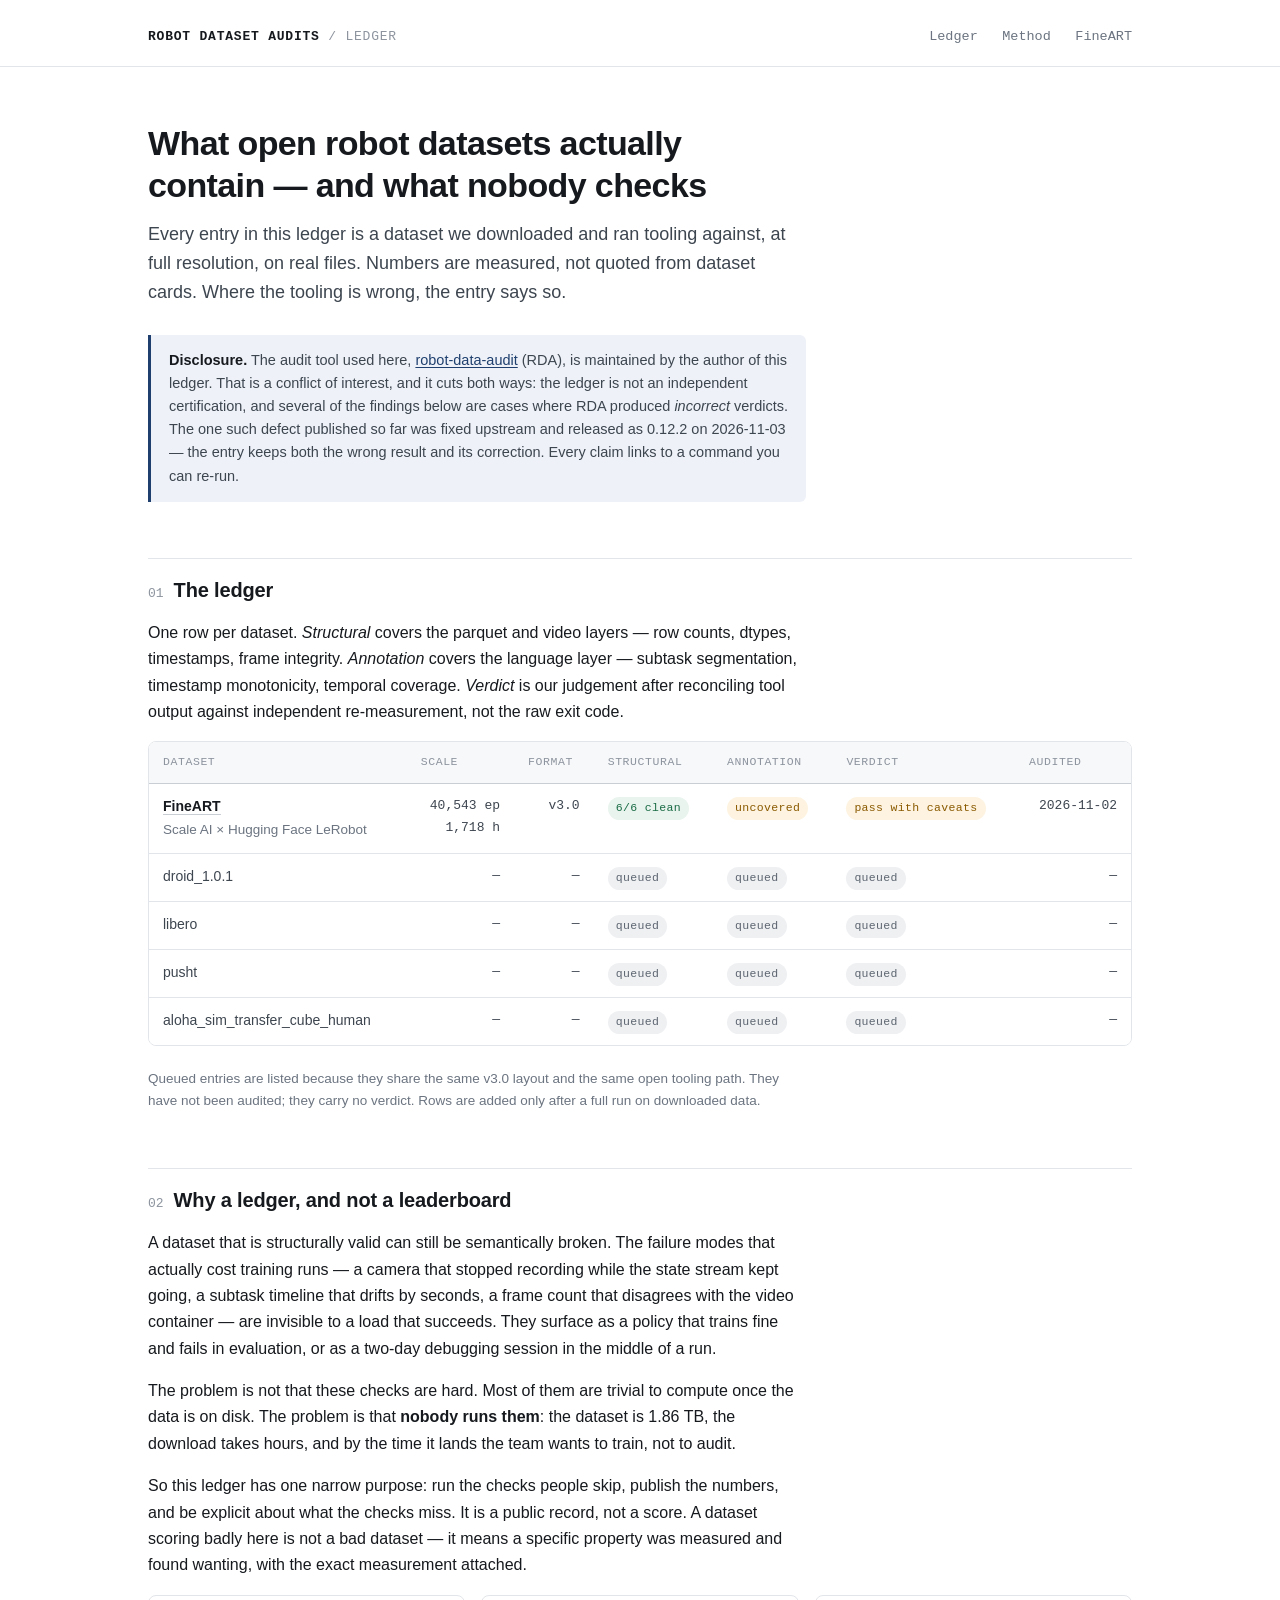
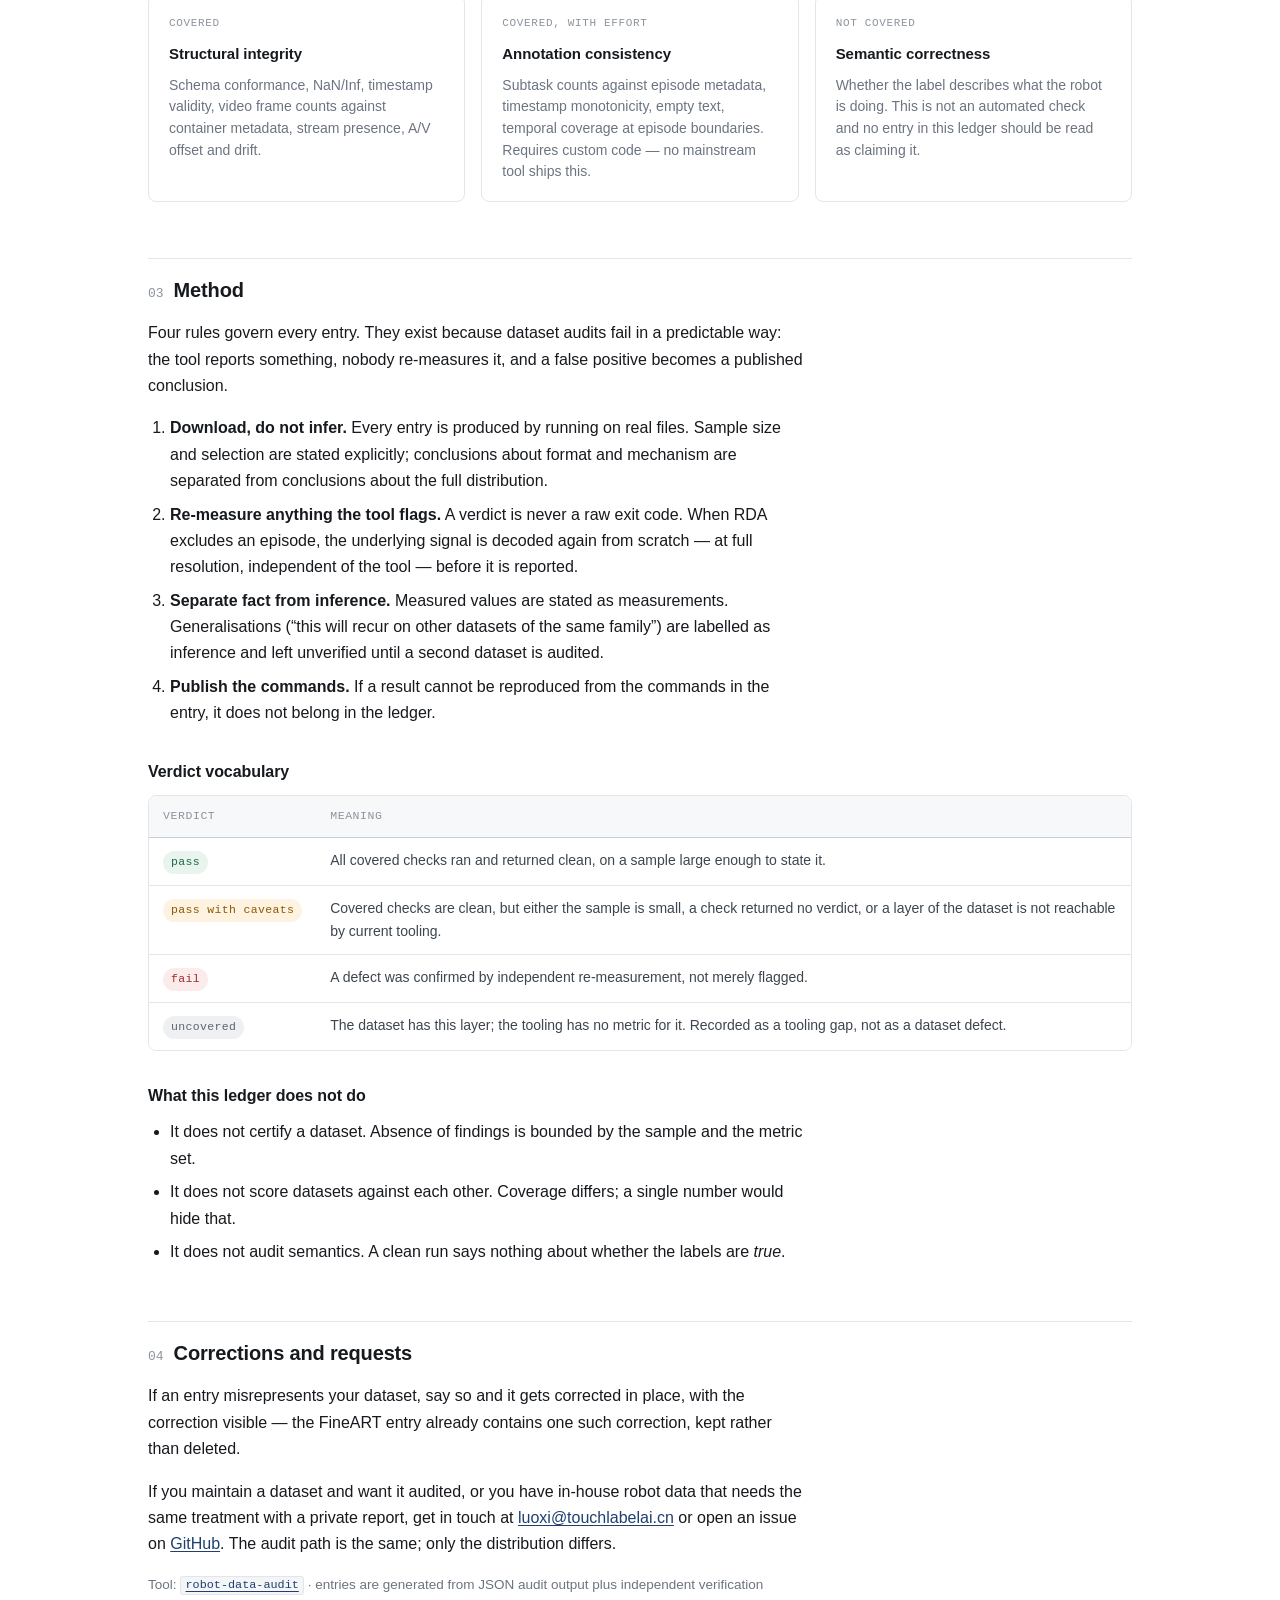
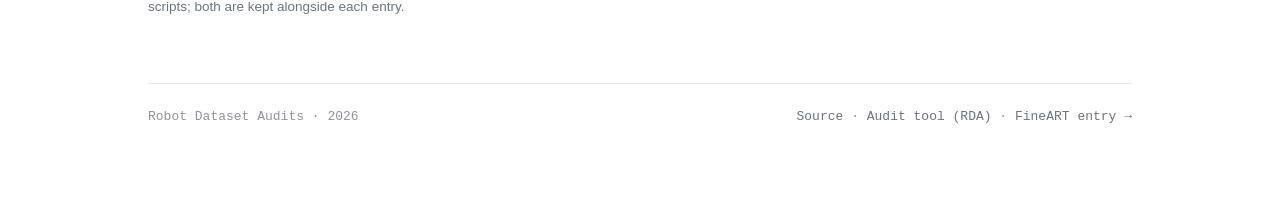
<file: index.html>
<!DOCTYPE html>
<html lang="en">
<head>
<meta charset="utf-8">
<meta name="viewport" content="width=device-width, initial-scale=1">
<title>Robot Dataset Audits — a quality ledger for open robot-learning datasets</title>
<meta name="description" content="Reproducible audits of open robot-learning datasets: structural integrity, annotation-layer consistency, and what current tooling actually fails to check.">
<meta property="og:type" content="website">
<meta property="og:url" content="https://liesliy.github.io/rda-audits/">
<meta property="og:title" content="Robot Dataset Audits — a quality ledger for open robot-learning datasets">
<meta property="og:description" content="Every entry is a dataset we downloaded and ran tooling against on real files. Numbers are measured, not quoted from dataset cards. Where the tooling is wrong, the entry says so.">
<meta name="twitter:card" content="summary">
<link rel="stylesheet" href="assets/style.css">
</head>
<body>

<header class="site">
  <div class="wrap">
    <a class="brand" href="index.html">Robot Dataset Audits <span>/ ledger</span></a>
    <nav class="site">
      <a href="index.html#ledger">Ledger</a>
      <a href="index.html#method">Method</a>
      <a href="datasets/fineart.html">FineART</a>
    </nav>
  </div>
</header>

<main class="wrap">

  <div class="col">
    <h1>What open robot datasets actually contain &mdash; and what nobody checks</h1>

    <p class="lede">
      Every entry in this ledger is a dataset we downloaded and ran tooling against, at full
      resolution, on real files. Numbers are measured, not quoted from dataset cards. Where the
      tooling is wrong, the entry says so.
    </p>
  </div>

  <div class="col">
    <div class="disclosure">
      <b>Disclosure.</b> The audit tool used here,
      <a href="https://github.com/liesliy/rda">robot-data-audit</a> (RDA), is maintained by the author
      of this ledger. That is a conflict of interest, and it cuts both ways: the ledger is not an
      independent certification, and several of the findings below are cases where RDA produced
      <em>incorrect</em> verdicts. The one such defect published so far was fixed upstream and
      released as 0.12.2 on 2026-11-03 &mdash; the entry keeps both the wrong result and its
      correction. Every claim links to a command you can re-run.
    </div>
  </div>

  <!-- ================= LEDGER ================= -->
  <h2 id="ledger"><span class="num">01</span>The ledger</h2>

  <div class="col">
    <p>
      One row per dataset. <em>Structural</em> covers the parquet and video layers &mdash; row counts,
      dtypes, timestamps, frame integrity. <em>Annotation</em> covers the language layer &mdash;
      subtask segmentation, timestamp monotonicity, temporal coverage. <em>Verdict</em> is our
      judgement after reconciling tool output against independent re-measurement, not the raw
      exit code.
    </p>
  </div>

  <div class="table-scroll">
    <table>
      <thead>
        <tr>
          <th>Dataset</th>
          <th>Scale</th>
          <th>Format</th>
          <th>Structural</th>
          <th>Annotation</th>
          <th>Verdict</th>
          <th>Audited</th>
        </tr>
      </thead>
      <tbody>
        <tr>
          <td><a class="row-link" href="datasets/fineart.html">FineART</a><br><span class="small">Scale AI &times; Hugging Face LeRobot</span></td>
          <td class="num">40,543 ep<br>1,718 h</td>
          <td class="num">v3.0</td>
          <td><span class="pill pass">6/6 clean</span></td>
          <td><span class="pill warn">uncovered</span></td>
          <td><span class="pill warn">pass with caveats</span></td>
          <td class="num">2026-11-02</td>
        </tr>
        <tr>
          <td>droid_1.0.1</td>
          <td class="num">&mdash;</td>
          <td class="num">&mdash;</td>
          <td><span class="pill na">queued</span></td>
          <td><span class="pill na">queued</span></td>
          <td><span class="pill na">queued</span></td>
          <td class="num">&mdash;</td>
        </tr>
        <tr>
          <td>libero</td>
          <td class="num">&mdash;</td>
          <td class="num">&mdash;</td>
          <td><span class="pill na">queued</span></td>
          <td><span class="pill na">queued</span></td>
          <td><span class="pill na">queued</span></td>
          <td class="num">&mdash;</td>
        </tr>
        <tr>
          <td>pusht</td>
          <td class="num">&mdash;</td>
          <td class="num">&mdash;</td>
          <td><span class="pill na">queued</span></td>
          <td><span class="pill na">queued</span></td>
          <td><span class="pill na">queued</span></td>
          <td class="num">&mdash;</td>
        </tr>
        <tr>
          <td>aloha_sim_transfer_cube_human</td>
          <td class="num">&mdash;</td>
          <td class="num">&mdash;</td>
          <td><span class="pill na">queued</span></td>
          <td><span class="pill na">queued</span></td>
          <td><span class="pill na">queued</span></td>
          <td class="num">&mdash;</td>
        </tr>
      </tbody>
    </table>
  </div>

  <div class="col">
    <p class="small">
      Queued entries are listed because they share the same v3.0 layout and the same open tooling
      path. They have not been audited; they carry no verdict. Rows are added only after a full
      run on downloaded data.
    </p>
  </div>

  <!-- ================= WHY ================= -->
  <h2 id="why"><span class="num">02</span>Why a ledger, and not a leaderboard</h2>

  <div class="col">
    <p>
      A dataset that is structurally valid can still be semantically broken. The failure modes that
      actually cost training runs &mdash; a camera that stopped recording while the state stream kept
      going, a subtask timeline that drifts by seconds, a frame count that disagrees with the video
      container &mdash; are invisible to a load that succeeds. They surface as a policy that trains
      fine and fails in evaluation, or as a two-day debugging session in the middle of a run.
    </p>

    <p>
      The problem is not that these checks are hard. Most of them are trivial to compute once the
      data is on disk. The problem is that <strong>nobody runs them</strong>: the dataset is 1.86 TB,
      the download takes hours, and by the time it lands the team wants to train, not to audit.
    </p>

    <p>
      So this ledger has one narrow purpose: run the checks people skip, publish the numbers, and be
      explicit about what the checks miss. It is a public record, not a score. A dataset scoring
      badly here is not a bad dataset &mdash; it means a specific property was measured and found
      wanting, with the exact measurement attached.
    </p>
  </div>

  <div class="grid-cards">
    <div class="card">
      <span class="kicker">Covered</span>
      <h3>Structural integrity</h3>
      <p>Schema conformance, NaN/Inf, timestamp validity, video frame counts against container
        metadata, stream presence, A/V offset and drift.</p>
    </div>
    <div class="card">
      <span class="kicker">Covered, with effort</span>
      <h3>Annotation consistency</h3>
      <p>Subtask counts against episode metadata, timestamp monotonicity, empty text, temporal
        coverage at episode boundaries. Requires custom code &mdash; no mainstream tool ships this.</p>
    </div>
    <div class="card">
      <span class="kicker">Not covered</span>
      <h3>Semantic correctness</h3>
      <p>Whether the label describes what the robot is doing. This is not an automated check and no
        entry in this ledger should be read as claiming it.</p>
    </div>
  </div>

  <!-- ================= METHOD ================= -->
  <h2 id="method"><span class="num">03</span>Method</h2>

  <div class="col">
    <p>
      Four rules govern every entry. They exist because dataset audits fail in a predictable way:
      the tool reports something, nobody re-measures it, and a false positive becomes a published
      conclusion.
    </p>

    <ol>
      <li>
        <strong>Download, do not infer.</strong> Every entry is produced by running on real files.
        Sample size and selection are stated explicitly; conclusions about format and mechanism are
        separated from conclusions about the full distribution.
      </li>
      <li>
        <strong>Re-measure anything the tool flags.</strong> A verdict is never a raw exit code. When
        RDA excludes an episode, the underlying signal is decoded again from scratch &mdash; at full
        resolution, independent of the tool &mdash; before it is reported.
      </li>
      <li>
        <strong>Separate fact from inference.</strong> Measured values are stated as measurements.
        Generalisations (&ldquo;this will recur on other datasets of the same family&rdquo;) are
        labelled as inference and left unverified until a second dataset is audited.
      </li>
      <li>
        <strong>Publish the commands.</strong> If a result cannot be reproduced from the
        commands in the entry, it does not belong in the ledger.
      </li>
    </ol>

    <h3>Verdict vocabulary</h3>
  </div>

  <div class="table-scroll">
    <table>
      <thead>
        <tr><th>Verdict</th><th>Meaning</th></tr>
      </thead>
      <tbody>
        <tr>
          <td><span class="pill pass">pass</span></td>
          <td>All covered checks ran and returned clean, on a sample large enough to state it.</td>
        </tr>
        <tr>
          <td><span class="pill warn">pass with caveats</span></td>
          <td>Covered checks are clean, but either the sample is small, a check returned no verdict,
            or a layer of the dataset is not reachable by current tooling.</td>
        </tr>
        <tr>
          <td><span class="pill fail">fail</span></td>
          <td>A defect was confirmed by independent re-measurement, not merely flagged.</td>
        </tr>
        <tr>
          <td><span class="pill na">uncovered</span></td>
          <td>The dataset has this layer; the tooling has no metric for it. Recorded as a tooling
            gap, not as a dataset defect.</td>
        </tr>
      </tbody>
    </table>
  </div>

  <div class="col">
    <h3>What this ledger does not do</h3>
    <ul>
      <li>It does not certify a dataset. Absence of findings is bounded by the sample and the metric set.</li>
      <li>It does not score datasets against each other. Coverage differs; a single number would hide that.</li>
      <li>It does not audit semantics. A clean run says nothing about whether the labels are <em>true</em>.</li>
    </ul>
  </div>

  <!-- ================= CONTACT ================= -->
  <h2 id="contact"><span class="num">04</span>Corrections and requests</h2>

  <div class="col">
    <p>
      If an entry misrepresents your dataset, say so and it gets corrected in place, with the
      correction visible &mdash; the FineART entry already contains one such correction, kept rather
      than deleted.
    </p>

    <p>
      If you maintain a dataset and want it audited, or you have in-house robot data that needs the
      same treatment with a private report, get in touch at
      <a href="mailto:luoxi@touchlabelai.cn">luoxi@touchlabelai.cn</a> or open an issue on
      <a href="https://github.com/liesliy/rda-audits">GitHub</a>. The audit path is the same; only
      the distribution differs.
    </p>

    <p class="small">
      Tool: <a href="https://pypi.org/project/robot-data-audit/"><code>robot-data-audit</code></a>
      &middot; entries are generated from JSON audit output plus independent verification scripts;
      both are kept alongside each entry.
    </p>
  </div>

  <footer class="site">
    <span>Robot Dataset Audits &middot; 2026</span>
    <span><a href="https://github.com/liesliy/rda-audits">Source</a> &middot; <a href="https://github.com/liesliy/rda">Audit tool (RDA)</a> &middot; <a href="datasets/fineart.html">FineART entry &rarr;</a></span>
  </footer>

</main>

</body>
</html>
</file>
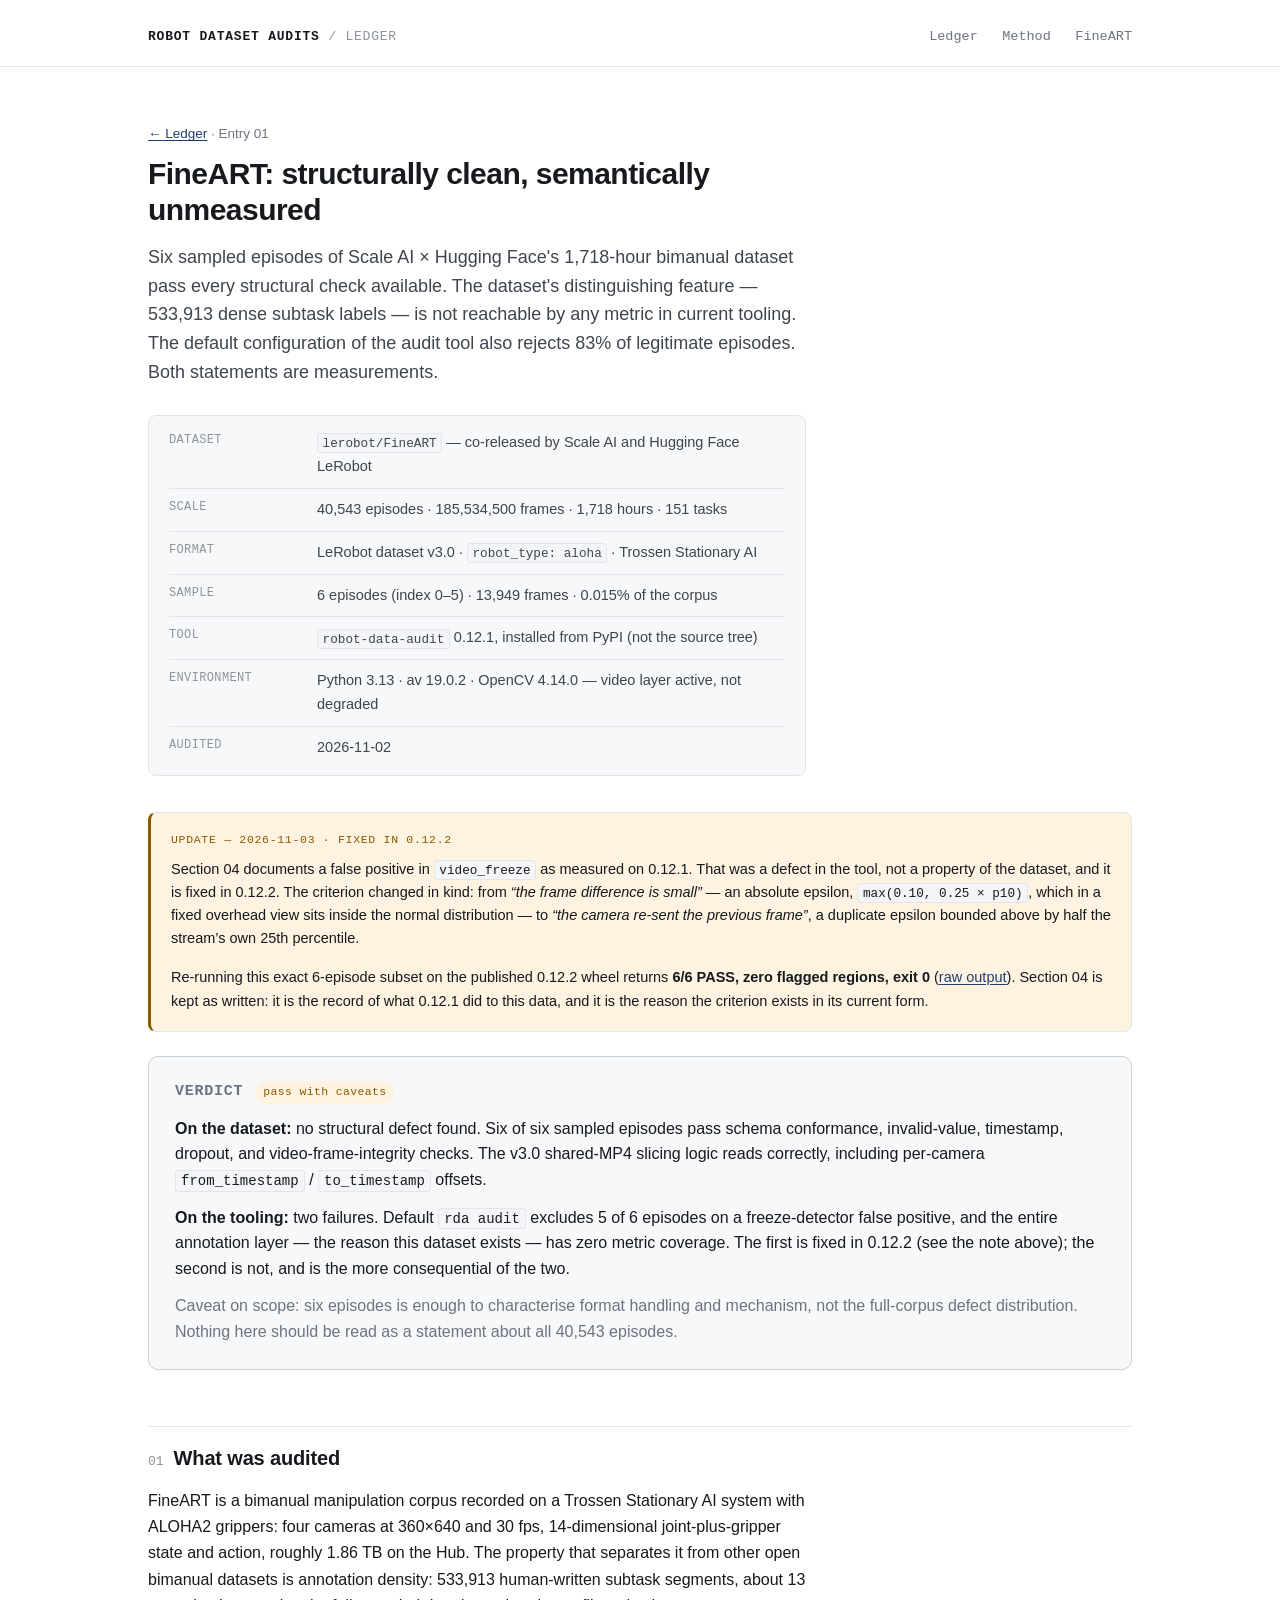
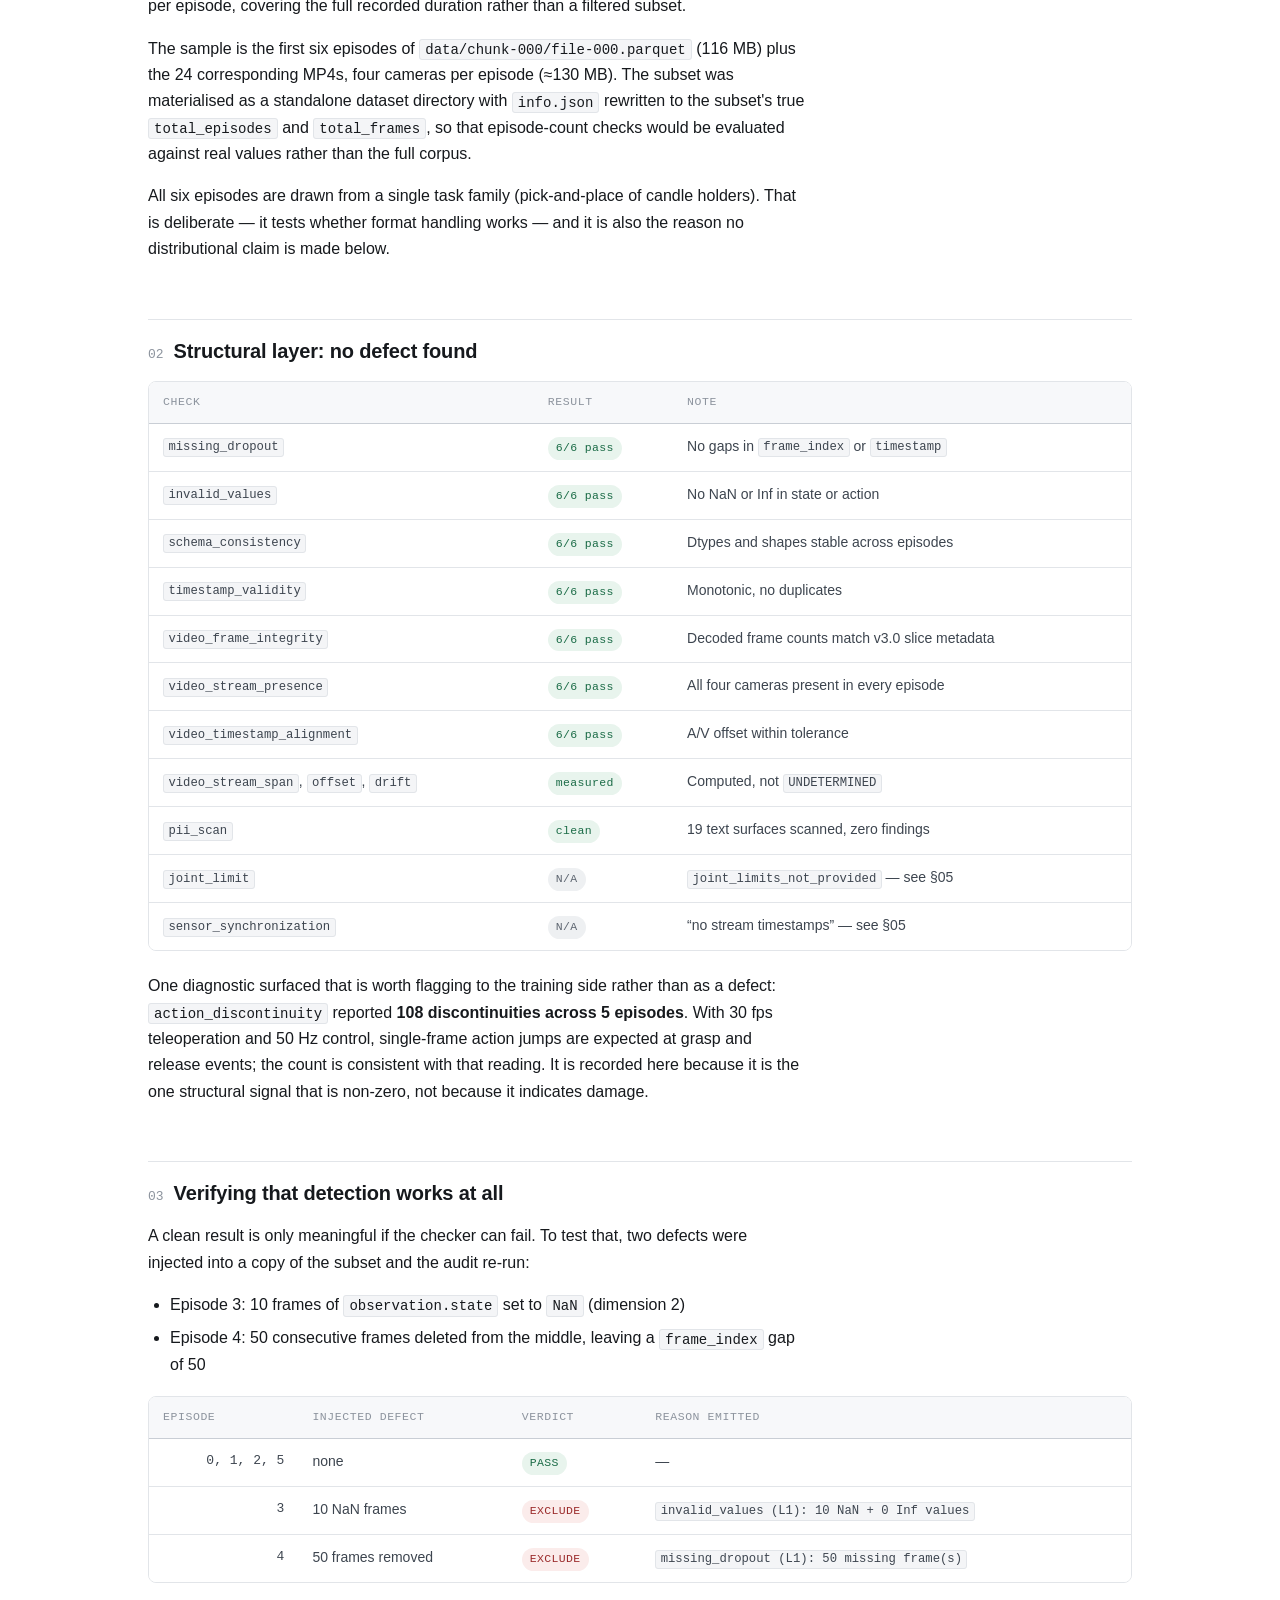
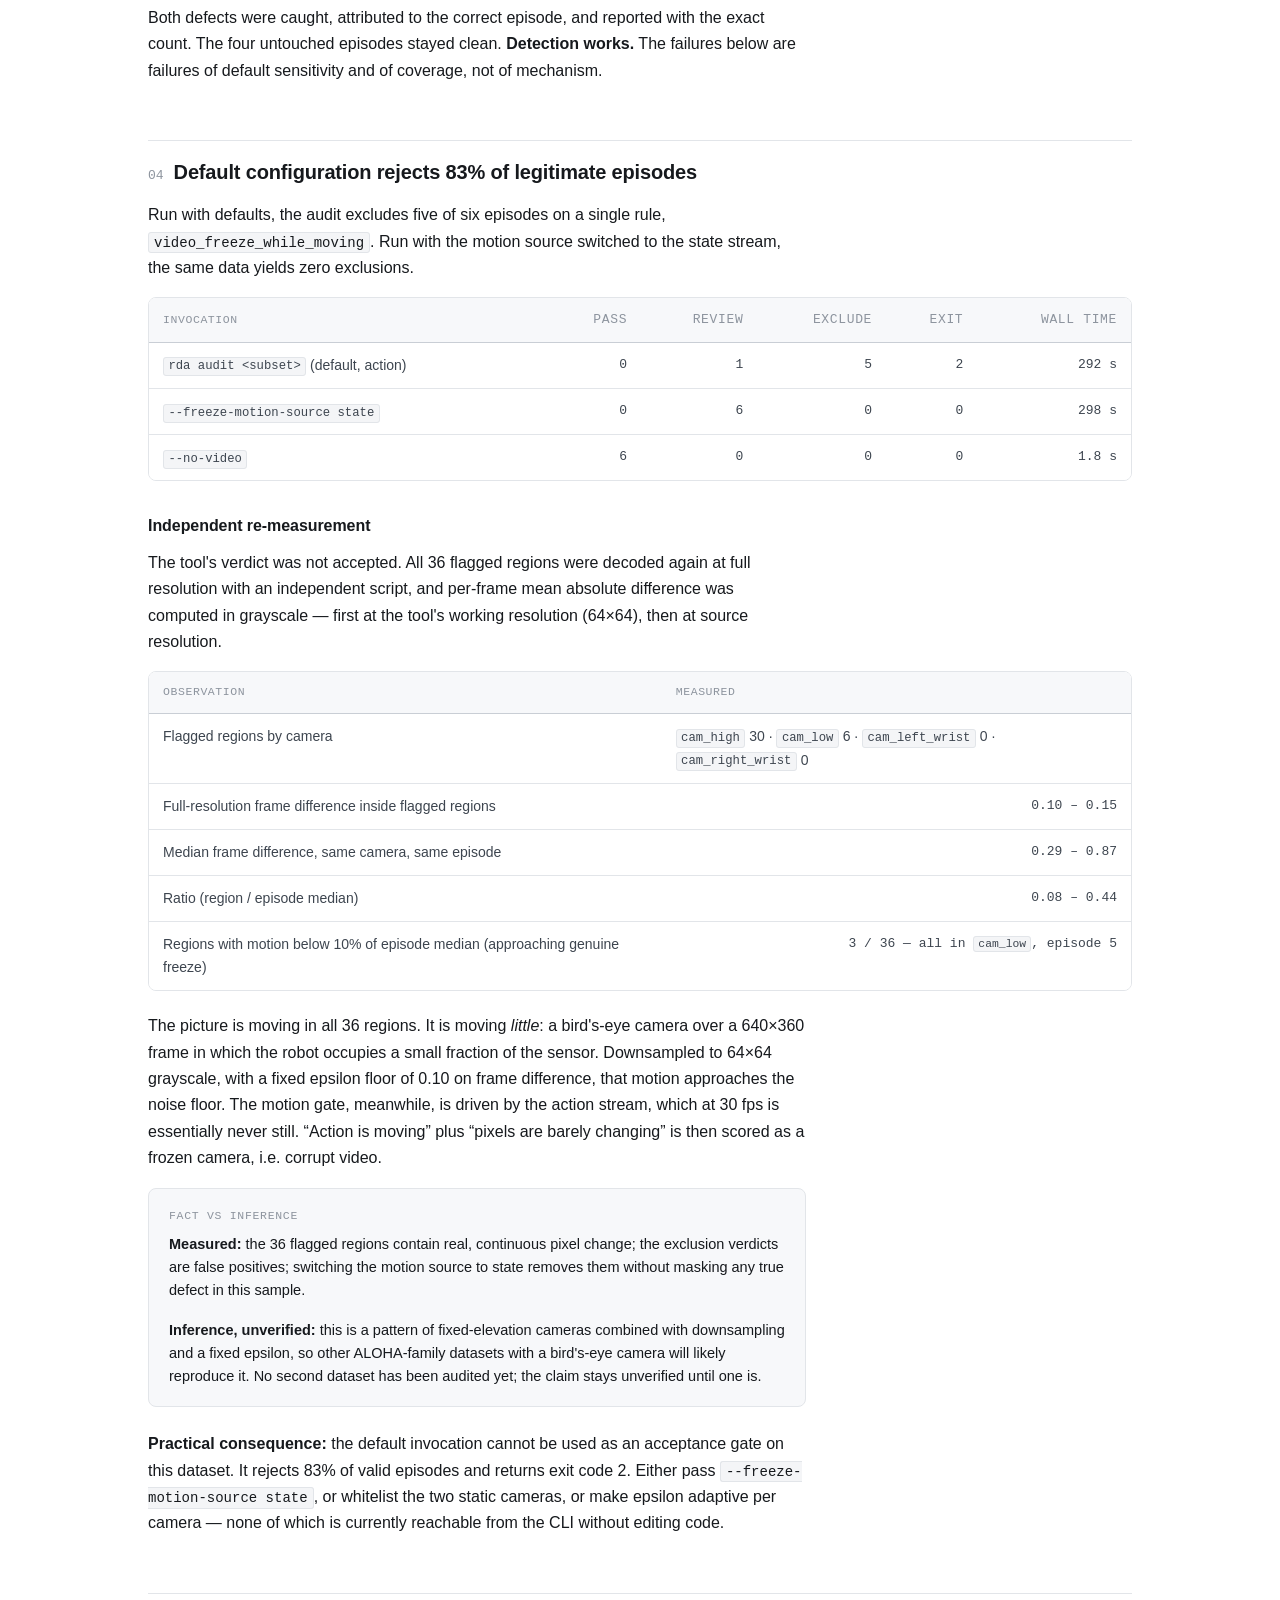
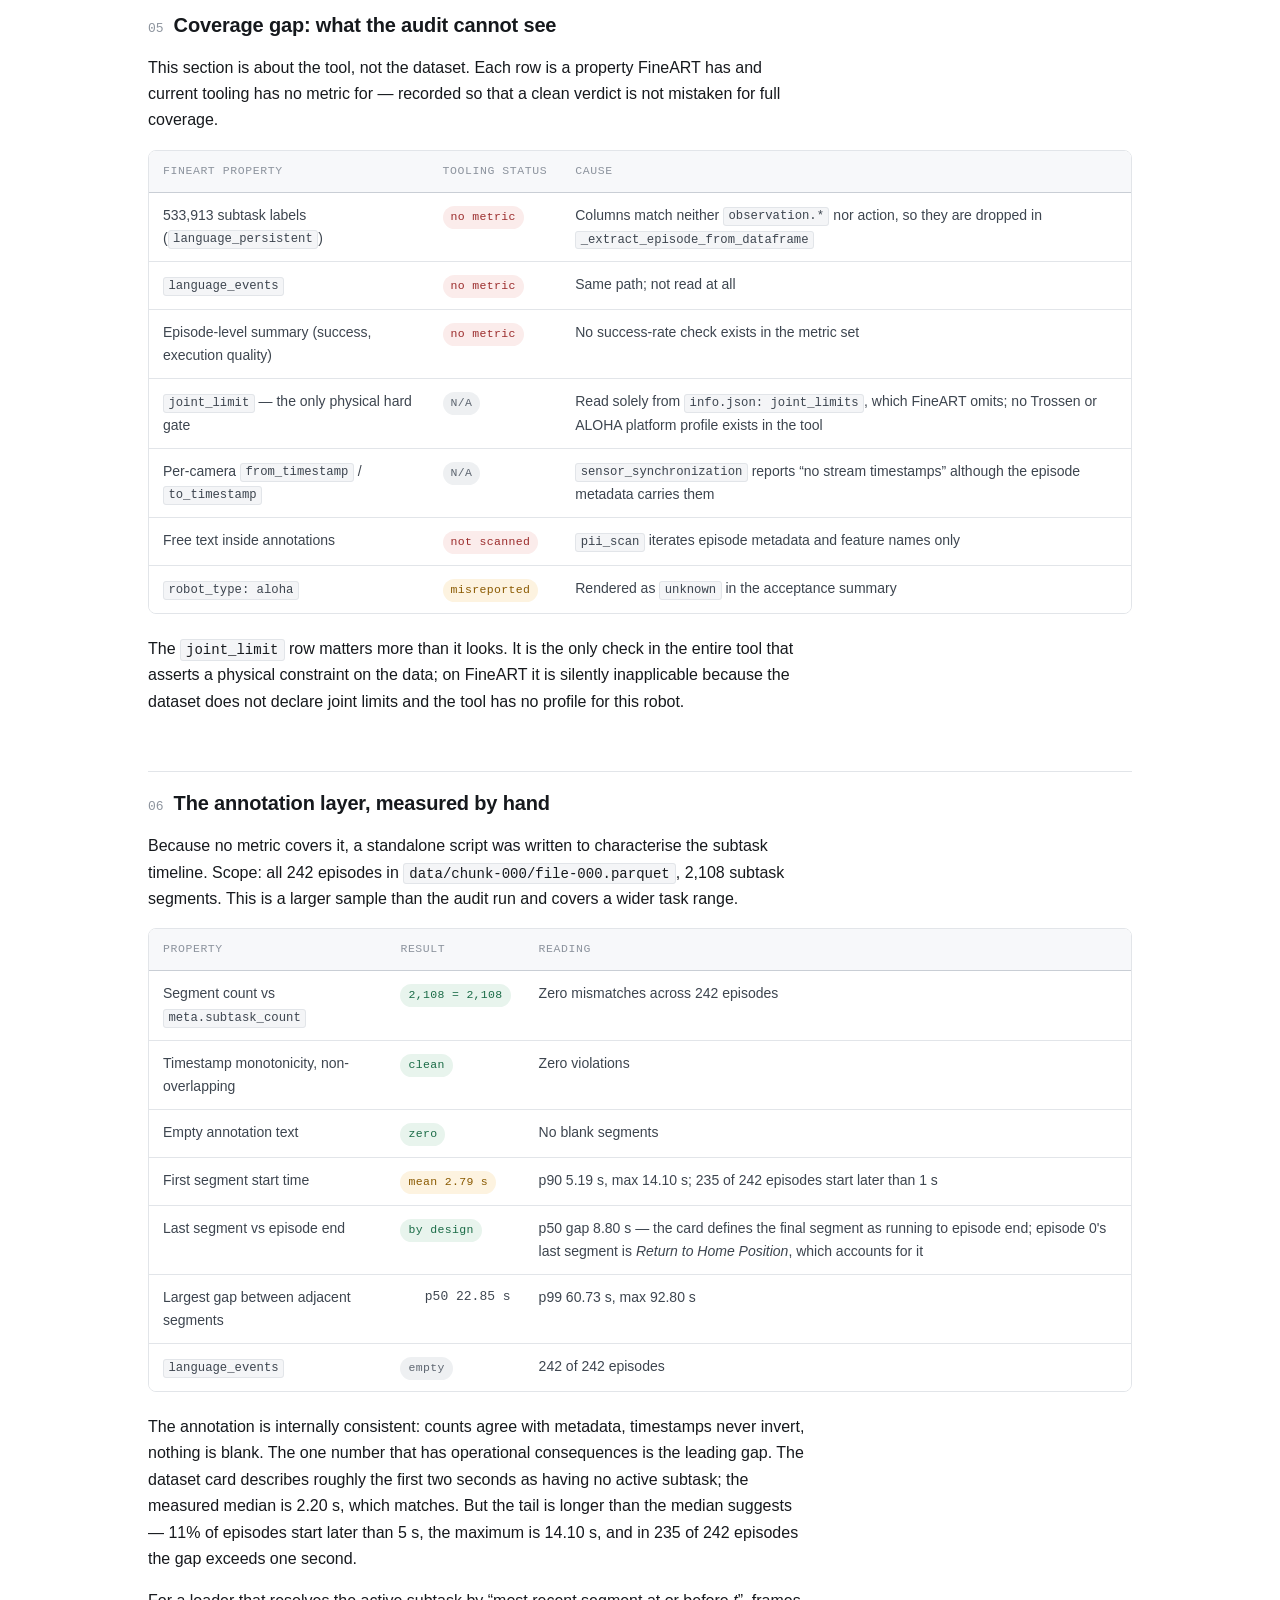
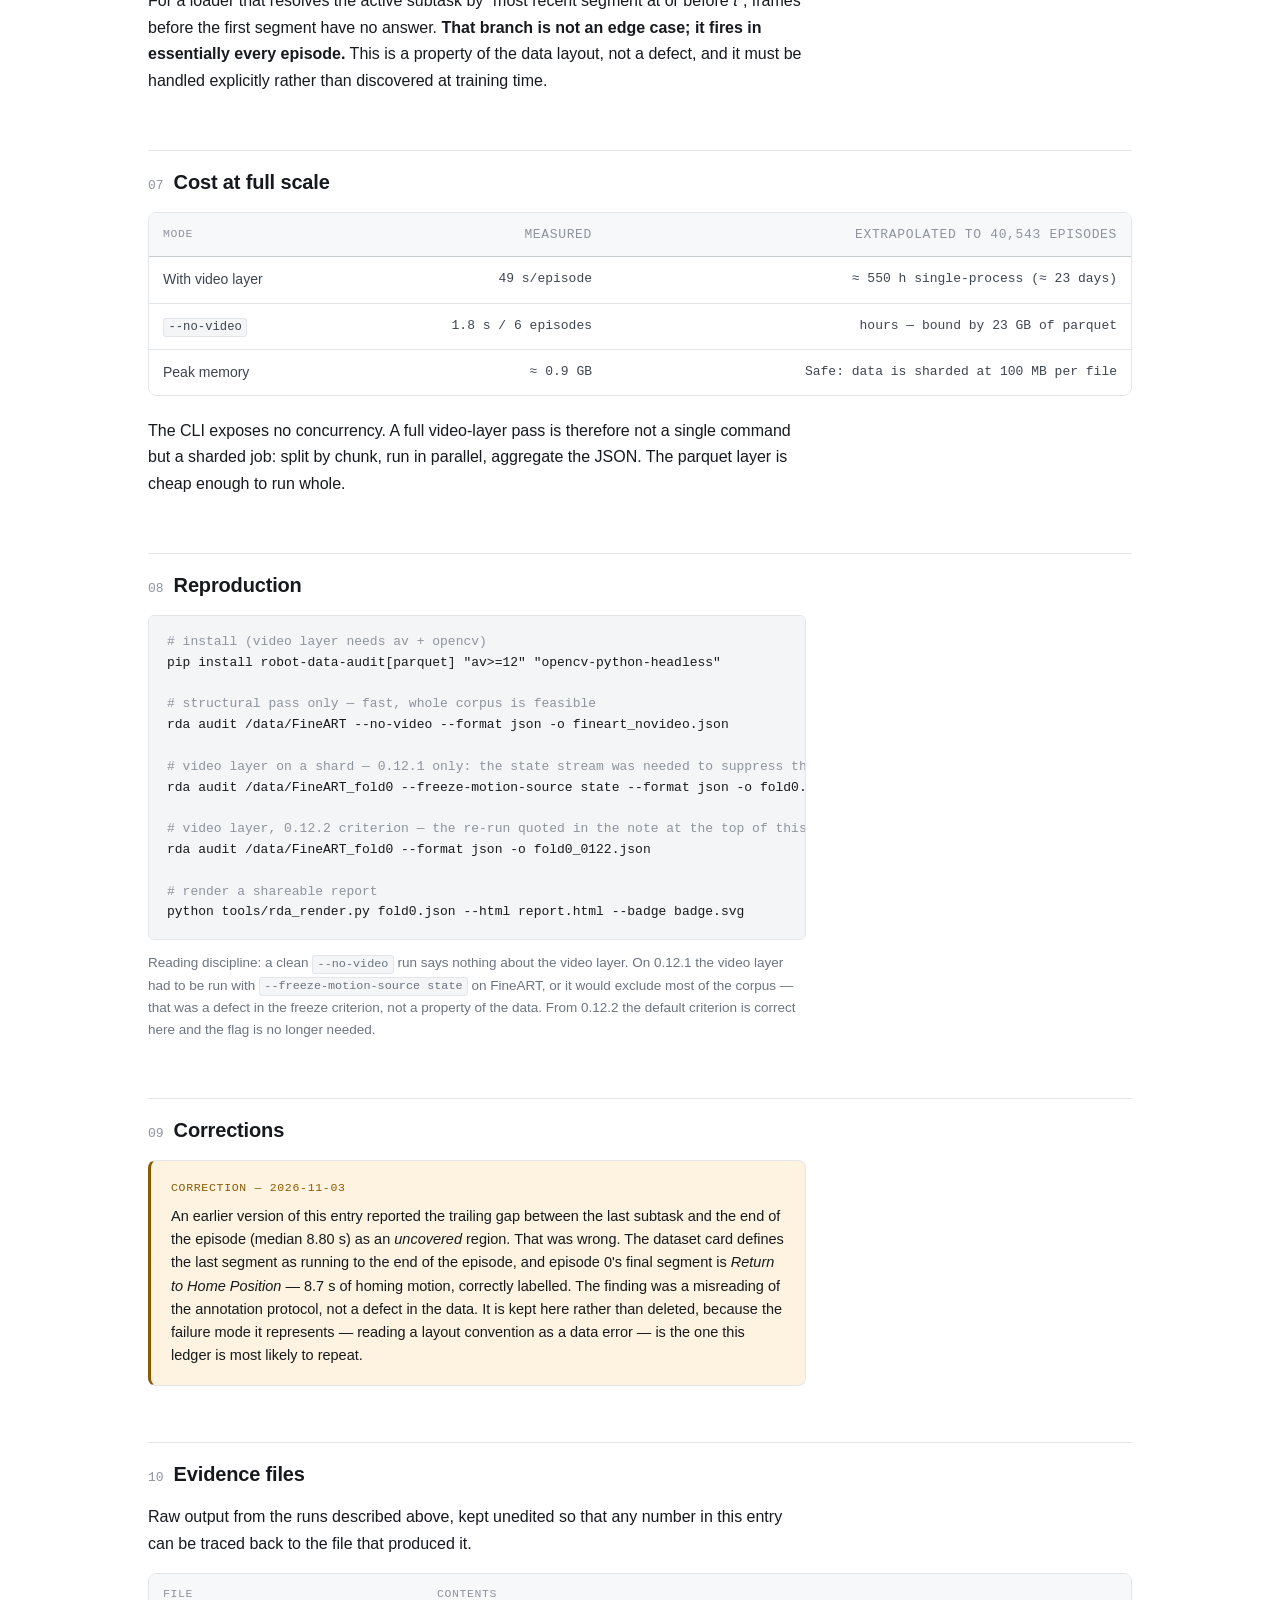
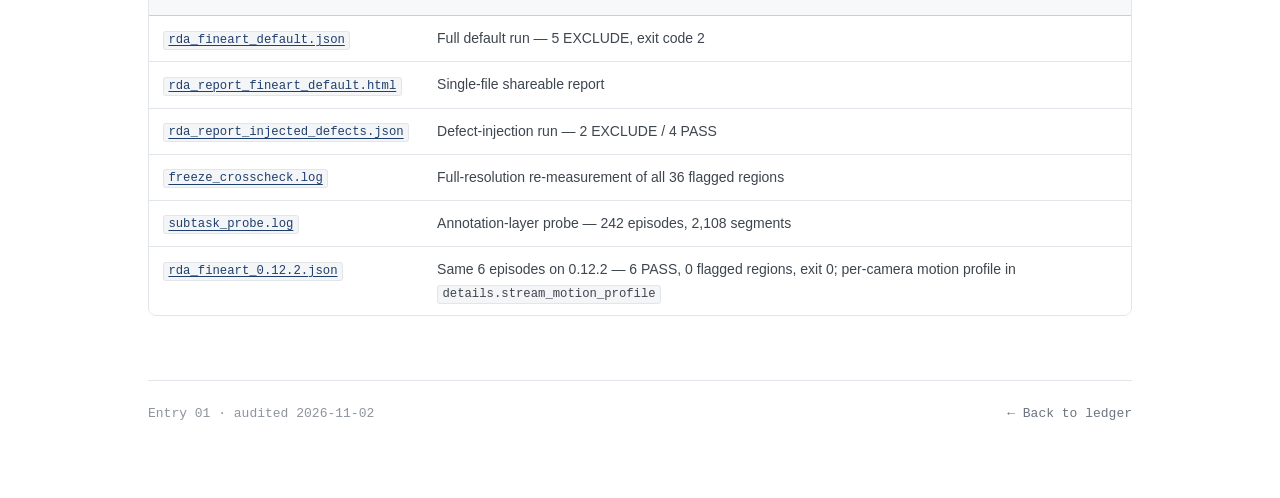
<file: datasets/fineart.html>
<!DOCTYPE html>
<html lang="en">
<head>
<meta charset="utf-8">
<meta name="viewport" content="width=device-width, initial-scale=1">
<title>FineART — structural integrity clean, annotation layer unmeasured | Robot Dataset Audits</title>
<meta name="description" content="Audit of lerobot/FineART (40,543 episodes, 1,718 hours): six of six sampled episodes pass structural checks; the default video-freeze detector produced an 83% false-positive exclusion rate (fixed in RDA 0.12.2); the 533,913 subtask labels are outside the reach of current tooling.">
<meta property="og:type" content="article">
<meta property="og:url" content="https://liesliy.github.io/rda-audits/datasets/fineart.html">
<meta property="og:title" content="FineART: structural integrity clean, annotation layer unmeasured">
<meta property="og:description" content="Six episodes, four cameras, real files. What passes, what the tooling gets wrong, and the 533,913 subtask labels no metric currently checks.">
<meta name="twitter:card" content="summary">
<link rel="stylesheet" href="../assets/style.css">
</head>
<body>

<header class="site">
  <div class="wrap">
    <a class="brand" href="../index.html">Robot Dataset Audits <span>/ ledger</span></a>
    <nav class="site">
      <a href="../index.html#ledger">Ledger</a>
      <a href="../index.html#method">Method</a>
      <a href="fineart.html">FineART</a>
    </nav>
  </div>
</header>

<main class="wrap">

  <div class="col">
    <p class="small" style="margin-bottom:10px;">
      <a href="../index.html">&larr; Ledger</a> &middot; Entry 01
    </p>
    <h1 class="report-title">FineART: structurally clean, semantically unmeasured</h1>
    <p class="lede">
      Six sampled episodes of Scale AI &times; Hugging Face's 1,718-hour bimanual dataset pass every
      structural check available. The dataset's distinguishing feature &mdash; 533,913 dense subtask
      labels &mdash; is not reachable by any metric in current tooling. The default configuration of
      the audit tool also rejects 83% of legitimate episodes. Both statements are measurements.
    </p>
  </div>

  <div class="col">
    <div class="meta">
      <dl>
        <dt>Dataset</dt>
        <dd><code>lerobot/FineART</code> &mdash; co-released by Scale AI and Hugging Face LeRobot</dd>
        <dt>Scale</dt>
        <dd>40,543 episodes &middot; 185,534,500 frames &middot; 1,718 hours &middot; 151 tasks</dd>
        <dt>Format</dt>
        <dd>LeRobot dataset v3.0 &middot; <code>robot_type: aloha</code> &middot; Trossen Stationary AI</dd>
        <dt>Sample</dt>
        <dd>6 episodes (index 0&ndash;5) &middot; 13,949 frames &middot; 0.015% of the corpus</dd>
        <dt>Tool</dt>
        <dd><code>robot-data-audit</code> 0.12.1, installed from PyPI (not the source tree)</dd>
        <dt>Environment</dt>
        <dd>Python 3.13 &middot; av 19.0.2 &middot; OpenCV 4.14.0 &mdash; video layer active, not degraded</dd>
        <dt>Audited</dt>
        <dd>2026-11-02</dd>
      </dl>
    </div>
  </div>

  <!-- ============ UPDATE ============ -->
  <div class="note correction">
    <span class="label">Update &mdash; 2026-11-03 &middot; fixed in 0.12.2</span>
    <p>
      Section 04 documents a false positive in <code>video_freeze</code> as measured on 0.12.1. That
      was a defect in the tool, not a property of the dataset, and it is fixed in 0.12.2. The
      criterion changed in kind: from <em>&ldquo;the frame difference is small&rdquo;</em> &mdash; an
      absolute epsilon, <code>max(0.10, 0.25 &times; p10)</code>, which in a fixed overhead view sits
      inside the normal distribution &mdash; to <em>&ldquo;the camera re-sent the previous
      frame&rdquo;</em>, a duplicate epsilon bounded above by half the stream&rsquo;s own 25th
      percentile.
    </p>
    <p style="margin-bottom:0;">
      Re-running this exact 6-episode subset on the published 0.12.2 wheel returns
      <strong>6/6 PASS, zero flagged regions, exit 0</strong>
      (<a href="../evidence/fineart/rda_fineart_0.12.2.json">raw output</a>). Section 04 is kept as
      written: it is the record of what 0.12.1 did to this data, and it is the reason the criterion
      exists in its current form.
    </p>
  </div>

  <!-- ============ VERDICT ============ -->
  <div class="verdict">
    <div class="top">
      <h2>Verdict</h2>
      <span class="pill warn">pass with caveats</span>
    </div>
    <p>
      <strong>On the dataset:</strong> no structural defect found. Six of six sampled episodes pass
      schema conformance, invalid-value, timestamp, dropout, and video-frame-integrity checks. The
      v3.0 shared-MP4 slicing logic reads correctly, including per-camera
      <code>from_timestamp</code> / <code>to_timestamp</code> offsets.
    </p>
    <p>
      <strong>On the tooling:</strong> two failures. Default <code>rda audit</code> excludes 5 of 6
      episodes on a freeze-detector false positive, and the entire annotation layer &mdash; the reason
      this dataset exists &mdash; has zero metric coverage. The first is fixed in 0.12.2 (see the note
      above); the second is not, and is the more consequential of the two.
    </p>
    <p class="small" style="margin-bottom:0;">
      Caveat on scope: six episodes is enough to characterise format handling and mechanism, not the
      full-corpus defect distribution. Nothing here should be read as a statement about all 40,543 episodes.
    </p>
  </div>

  <!-- ============ 01 WHAT ============ -->
  <h2><span class="num">01</span>What was audited</h2>

  <div class="col">
    <p>
      FineART is a bimanual manipulation corpus recorded on a Trossen Stationary AI system with ALOHA2
      grippers: four cameras at 360&times;640 and 30&nbsp;fps, 14-dimensional joint-plus-gripper state and
      action, roughly 1.86&nbsp;TB on the Hub. The property that separates it from other open
      bimanual datasets is annotation density: 533,913 human-written subtask segments, about 13 per
      episode, covering the full recorded duration rather than a filtered subset.
    </p>
    <p>
      The sample is the first six episodes of <code>data/chunk-000/file-000.parquet</code> (116&nbsp;MB)
      plus the 24 corresponding MP4s, four cameras per episode (&asymp;130&nbsp;MB). The subset was
      materialised as a standalone dataset directory with <code>info.json</code> rewritten to the
      subset's true <code>total_episodes</code> and <code>total_frames</code>, so that episode-count
      checks would be evaluated against real values rather than the full corpus.
    </p>
    <p>
      All six episodes are drawn from a single task family (pick-and-place of candle holders). That is
      deliberate &mdash; it tests whether format handling works &mdash; and it is also the reason no
      distributional claim is made below.
    </p>
  </div>

  <!-- ============ 02 STRUCTURAL ============ -->
  <h2><span class="num">02</span>Structural layer: no defect found</h2>

  <div class="table-scroll">
    <table>
      <thead>
        <tr><th>Check</th><th>Result</th><th>Note</th></tr>
      </thead>
      <tbody>
        <tr><td><code>missing_dropout</code></td><td><span class="pill pass">6/6 pass</span></td><td>No gaps in <code>frame_index</code> or <code>timestamp</code></td></tr>
        <tr><td><code>invalid_values</code></td><td><span class="pill pass">6/6 pass</span></td><td>No NaN or Inf in state or action</td></tr>
        <tr><td><code>schema_consistency</code></td><td><span class="pill pass">6/6 pass</span></td><td>Dtypes and shapes stable across episodes</td></tr>
        <tr><td><code>timestamp_validity</code></td><td><span class="pill pass">6/6 pass</span></td><td>Monotonic, no duplicates</td></tr>
        <tr><td><code>video_frame_integrity</code></td><td><span class="pill pass">6/6 pass</span></td><td>Decoded frame counts match v3.0 slice metadata</td></tr>
        <tr><td><code>video_stream_presence</code></td><td><span class="pill pass">6/6 pass</span></td><td>All four cameras present in every episode</td></tr>
        <tr><td><code>video_timestamp_alignment</code></td><td><span class="pill pass">6/6 pass</span></td><td>A/V offset within tolerance</td></tr>
        <tr><td><code>video_stream_span</code>, <code>offset</code>, <code>drift</code></td><td><span class="pill pass">measured</span></td><td>Computed, not <code>UNDETERMINED</code></td></tr>
        <tr><td><code>pii_scan</code></td><td><span class="pill pass">clean</span></td><td>19 text surfaces scanned, zero findings</td></tr>
        <tr><td><code>joint_limit</code></td><td><span class="pill na">N/A</span></td><td><code>joint_limits_not_provided</code> &mdash; see &sect;05</td></tr>
        <tr><td><code>sensor_synchronization</code></td><td><span class="pill na">N/A</span></td><td>&ldquo;no stream timestamps&rdquo; &mdash; see &sect;05</td></tr>
      </tbody>
    </table>
  </div>

  <div class="col">
    <p>
      One diagnostic surfaced that is worth flagging to the training side rather than as a defect:
      <code>action_discontinuity</code> reported <strong>108 discontinuities across 5 episodes</strong>.
      With 30&nbsp;fps teleoperation and 50&nbsp;Hz control, single-frame action jumps are expected at
      grasp and release events; the count is consistent with that reading. It is recorded here because
      it is the one structural signal that is non-zero, not because it indicates damage.
    </p>
  </div>

  <!-- ============ 03 INJECTION ============ -->
  <h2><span class="num">03</span>Verifying that detection works at all</h2>

  <div class="col">
    <p>
      A clean result is only meaningful if the checker can fail. To test that, two defects were
      injected into a copy of the subset and the audit re-run:
    </p>
    <ul>
      <li>Episode 3: 10 frames of <code>observation.state</code> set to <code>NaN</code> (dimension 2)</li>
      <li>Episode 4: 50 consecutive frames deleted from the middle, leaving a <code>frame_index</code> gap of 50</li>
    </ul>
  </div>

  <div class="table-scroll">
    <table>
      <thead>
        <tr><th>Episode</th><th>Injected defect</th><th>Verdict</th><th>Reason emitted</th></tr>
      </thead>
      <tbody>
        <tr><td class="num">0, 1, 2, 5</td><td>none</td><td><span class="pill pass">PASS</span></td><td>&mdash;</td></tr>
        <tr><td class="num">3</td><td>10 NaN frames</td><td><span class="pill fail">EXCLUDE</span></td><td><code>invalid_values (L1): 10 NaN + 0 Inf values</code></td></tr>
        <tr><td class="num">4</td><td>50 frames removed</td><td><span class="pill fail">EXCLUDE</span></td><td><code>missing_dropout (L1): 50 missing frame(s)</code></td></tr>
      </tbody>
    </table>
  </div>

  <div class="col">
    <p>
      Both defects were caught, attributed to the correct episode, and reported with the exact count.
      The four untouched episodes stayed clean. <strong>Detection works.</strong> The failures below are
      failures of default sensitivity and of coverage, not of mechanism.
    </p>
  </div>

  <!-- ============ 04 FALSE POSITIVE ============ -->
  <h2><span class="num">04</span>Default configuration rejects 83% of legitimate episodes</h2>

  <div class="col">
    <p>
      Run with defaults, the audit excludes five of six episodes on a single rule,
      <code>video_freeze_while_moving</code>. Run with the motion source switched to the state stream,
      the same data yields zero exclusions.
    </p>
  </div>

  <div class="table-scroll">
    <table>
      <thead>
        <tr><th>Invocation</th><th class="num">Pass</th><th class="num">Review</th><th class="num">Exclude</th><th class="num">Exit</th><th class="num">Wall time</th></tr>
      </thead>
      <tbody>
        <tr><td><code>rda audit &lt;subset&gt;</code> (default, action)</td><td class="num">0</td><td class="num">1</td><td class="num">5</td><td class="num">2</td><td class="num">292 s</td></tr>
        <tr><td><code>--freeze-motion-source state</code></td><td class="num">0</td><td class="num">6</td><td class="num">0</td><td class="num">0</td><td class="num">298 s</td></tr>
        <tr><td><code>--no-video</code></td><td class="num">6</td><td class="num">0</td><td class="num">0</td><td class="num">0</td><td class="num">1.8 s</td></tr>
      </tbody>
    </table>
  </div>

  <div class="col">
    <h3>Independent re-measurement</h3>
    <p>
      The tool's verdict was not accepted. All 36 flagged regions were decoded again at full
      resolution with an independent script, and per-frame mean absolute difference was computed in
      grayscale &mdash; first at the tool's working resolution (64&times;64), then at source resolution.
    </p>
  </div>

  <div class="table-scroll">
    <table>
      <thead>
        <tr><th>Observation</th><th>Measured</th></tr>
      </thead>
      <tbody>
        <tr><td>Flagged regions by camera</td><td><code>cam_high</code> 30 &middot; <code>cam_low</code> 6 &middot; <code>cam_left_wrist</code> 0 &middot; <code>cam_right_wrist</code> 0</td></tr>
        <tr><td>Full-resolution frame difference inside flagged regions</td><td class="num">0.10 &ndash; 0.15</td></tr>
        <tr><td>Median frame difference, same camera, same episode</td><td class="num">0.29 &ndash; 0.87</td></tr>
        <tr><td>Ratio (region / episode median)</td><td class="num">0.08 &ndash; 0.44</td></tr>
        <tr><td>Regions with motion below 10% of episode median (approaching genuine freeze)</td><td class="num">3 / 36 &mdash; all in <code>cam_low</code>, episode 5</td></tr>
      </tbody>
    </table>
  </div>

  <div class="col">
    <p>
      The picture is moving in all 36 regions. It is moving <em>little</em>: a bird's-eye camera over a
      640&times;360 frame in which the robot occupies a small fraction of the sensor. Downsampled to
      64&times;64 grayscale, with a fixed epsilon floor of 0.10 on frame difference, that motion
      approaches the noise floor. The motion gate, meanwhile, is driven by the action stream, which at
      30&nbsp;fps is essentially never still. &ldquo;Action is moving&rdquo; plus &ldquo;pixels are
      barely changing&rdquo; is then scored as a frozen camera, i.e. corrupt video.
    </p>

    <div class="note">
      <span class="label">Fact vs inference</span>
      <p>
        <strong>Measured:</strong> the 36 flagged regions contain real, continuous pixel change; the
        exclusion verdicts are false positives; switching the motion source to state removes them
        without masking any true defect in this sample.
      </p>
      <p style="margin-bottom:0;">
        <strong>Inference, unverified:</strong> this is a pattern of fixed-elevation cameras combined
        with downsampling and a fixed epsilon, so other ALOHA-family datasets with a bird's-eye camera
        will likely reproduce it. No second dataset has been audited yet; the claim stays unverified
        until one is.
      </p>
    </div>

    <p>
      <strong>Practical consequence:</strong> the default invocation cannot be used as an acceptance
      gate on this dataset. It rejects 83% of valid episodes and returns exit code 2. Either pass
      <code>--freeze-motion-source state</code>, or whitelist the two static cameras, or make epsilon
      adaptive per camera &mdash; none of which is currently reachable from the CLI without editing code.
    </p>
  </div>

  <!-- ============ 05 COVERAGE ============ -->
  <h2><span class="num">05</span>Coverage gap: what the audit cannot see</h2>

  <div class="col">
    <p>
      This section is about the tool, not the dataset. Each row is a property FineART has and current
      tooling has no metric for &mdash; recorded so that a clean verdict is not mistaken for full
      coverage.
    </p>
  </div>

  <div class="table-scroll">
    <table>
      <thead>
        <tr><th>FineART property</th><th>Tooling status</th><th>Cause</th></tr>
      </thead>
      <tbody>
        <tr>
          <td>533,913 subtask labels (<code>language_persistent</code>)</td>
          <td><span class="pill fail">no metric</span></td>
          <td>Columns match neither <code>observation.*</code> nor action, so they are dropped in <code>_extract_episode_from_dataframe</code></td>
        </tr>
        <tr>
          <td><code>language_events</code></td>
          <td><span class="pill fail">no metric</span></td>
          <td>Same path; not read at all</td>
        </tr>
        <tr>
          <td>Episode-level summary (success, execution quality)</td>
          <td><span class="pill fail">no metric</span></td>
          <td>No success-rate check exists in the metric set</td>
        </tr>
        <tr>
          <td><code>joint_limit</code> &mdash; the only physical hard gate</td>
          <td><span class="pill na">N/A</span></td>
          <td>Read solely from <code>info.json: joint_limits</code>, which FineART omits; no Trossen or ALOHA platform profile exists in the tool</td>
        </tr>
        <tr>
          <td>Per-camera <code>from_timestamp</code> / <code>to_timestamp</code></td>
          <td><span class="pill na">N/A</span></td>
          <td><code>sensor_synchronization</code> reports &ldquo;no stream timestamps&rdquo; although the episode metadata carries them</td>
        </tr>
        <tr>
          <td>Free text inside annotations</td>
          <td><span class="pill fail">not scanned</span></td>
          <td><code>pii_scan</code> iterates episode metadata and feature names only</td>
        </tr>
        <tr>
          <td><code>robot_type: aloha</code></td>
          <td><span class="pill warn">misreported</span></td>
          <td>Rendered as <code>unknown</code> in the acceptance summary</td>
        </tr>
      </tbody>
    </table>
  </div>

  <div class="col">
    <p>
      The <code>joint_limit</code> row matters more than it looks. It is the only check in the entire
      tool that asserts a physical constraint on the data; on FineART it is silently inapplicable
      because the dataset does not declare joint limits and the tool has no profile for this robot.
    </p>
  </div>

  <!-- ============ 06 ANNOTATION ============ -->
  <h2><span class="num">06</span>The annotation layer, measured by hand</h2>

  <div class="col">
    <p>
      Because no metric covers it, a standalone script was written to characterise the subtask timeline.
      Scope: all 242 episodes in <code>data/chunk-000/file-000.parquet</code>, 2,108 subtask segments.
      This is a larger sample than the audit run and covers a wider task range.
    </p>
  </div>

  <div class="table-scroll">
    <table>
      <thead>
        <tr><th>Property</th><th>Result</th><th>Reading</th></tr>
      </thead>
      <tbody>
        <tr><td>Segment count vs <code>meta.subtask_count</code></td><td><span class="pill pass">2,108 = 2,108</span></td><td>Zero mismatches across 242 episodes</td></tr>
        <tr><td>Timestamp monotonicity, non-overlapping</td><td><span class="pill pass">clean</span></td><td>Zero violations</td></tr>
        <tr><td>Empty annotation text</td><td><span class="pill pass">zero</span></td><td>No blank segments</td></tr>
        <tr><td>First segment start time</td><td><span class="pill warn">mean 2.79 s</span></td><td>p90 5.19 s, max 14.10 s; 235 of 242 episodes start later than 1 s</td></tr>
        <tr><td>Last segment vs episode end</td><td><span class="pill pass">by design</span></td><td>p50 gap 8.80 s &mdash; the card defines the final segment as running to episode end; episode 0's last segment is <em>Return to Home Position</em>, which accounts for it</td></tr>
        <tr><td>Largest gap between adjacent segments</td><td class="num">p50 22.85 s</td><td>p99 60.73 s, max 92.80 s</td></tr>
        <tr><td><code>language_events</code></td><td><span class="pill na">empty</span></td><td>242 of 242 episodes</td></tr>
      </tbody>
    </table>
  </div>

  <div class="col">
    <p>
      The annotation is internally consistent: counts agree with metadata, timestamps never invert,
      nothing is blank. The one number that has operational consequences is the leading gap. The
      dataset card describes roughly the first two seconds as having no active subtask; the measured
      median is 2.20&nbsp;s, which matches. But the tail is longer than the median suggests &mdash;
      11% of episodes start later than 5&nbsp;s, the maximum is 14.10&nbsp;s, and in 235 of 242 episodes
      the gap exceeds one second.
    </p>
    <p>
      For a loader that resolves the active subtask by &ldquo;most recent segment at or before
      <em>t</em>&rdquo;, frames before the first segment have no answer. <strong>That branch is not an
      edge case; it fires in essentially every episode.</strong> This is a property of the data layout,
      not a defect, and it must be handled explicitly rather than discovered at training time.
    </p>
  </div>

  <!-- ============ 07 COST ============ -->
  <h2><span class="num">07</span>Cost at full scale</h2>

  <div class="table-scroll">
    <table>
      <thead>
        <tr><th>Mode</th><th class="num">Measured</th><th class="num">Extrapolated to 40,543 episodes</th></tr>
      </thead>
      <tbody>
        <tr><td>With video layer</td><td class="num">49 s/episode</td><td class="num">&asymp; 550 h single-process (&asymp; 23 days)</td></tr>
        <tr><td><code>--no-video</code></td><td class="num">1.8 s / 6 episodes</td><td class="num">hours &mdash; bound by 23 GB of parquet</td></tr>
        <tr><td>Peak memory</td><td class="num">&asymp; 0.9 GB</td><td class="num">Safe: data is sharded at 100 MB per file</td></tr>
      </tbody>
    </table>
  </div>

  <div class="col">
    <p>
      The CLI exposes no concurrency. A full video-layer pass is therefore not a single command but a
      sharded job: split by chunk, run in parallel, aggregate the JSON. The parquet layer is cheap
      enough to run whole.
    </p>
  </div>

  <!-- ============ 08 REPRODUCTION ============ -->
  <h2><span class="num">08</span>Reproduction</h2>

  <div class="col">
<pre><code><span class="c"># install (video layer needs av + opencv)</span>
pip install robot-data-audit[parquet] "av&gt;=12" "opencv-python-headless"

<span class="c"># structural pass only — fast, whole corpus is feasible</span>
rda audit /data/FineART --no-video --format json -o fineart_novideo.json

<span class="c"># video layer on a shard — 0.12.1 only: the state stream was needed to suppress the false positive</span>
rda audit /data/FineART_fold0 --freeze-motion-source state --format json -o fold0.json

<span class="c"># video layer, 0.12.2 criterion — the re-run quoted in the note at the top of this entry</span>
rda audit /data/FineART_fold0 --format json -o fold0_0122.json

<span class="c"># render a shareable report</span>
python tools/rda_render.py fold0.json --html report.html --badge badge.svg</code></pre>
    <p class="small" style="margin-top:-8px;">
      Reading discipline: a clean <code>--no-video</code> run says nothing about the video layer. On
      0.12.1 the video layer had to be run with <code>--freeze-motion-source state</code> on FineART,
      or it would exclude most of the corpus &mdash; that was a defect in the freeze criterion, not a
      property of the data. From 0.12.2 the default criterion is correct here and the flag is no
      longer needed.
    </p>
  </div>

  <!-- ============ 09 CORRECTION ============ -->
  <h2><span class="num">09</span>Corrections</h2>

  <div class="col">
    <div class="note correction">
      <span class="label">Correction &mdash; 2026-11-03</span>
      <p style="margin-bottom:0;">
        An earlier version of this entry reported the trailing gap between the last subtask and the end
        of the episode (median 8.80&nbsp;s) as an <em>uncovered</em> region. That was wrong. The dataset
        card defines the last segment as running to the end of the episode, and episode 0's final
        segment is <em>Return to Home Position</em> &mdash; 8.7&nbsp;s of homing motion, correctly
        labelled. The finding was a misreading of the annotation protocol, not a defect in the data.
        It is kept here rather than deleted, because the failure mode it represents &mdash; reading a
        layout convention as a data error &mdash; is the one this ledger is most likely to repeat.
      </p>
    </div>
  </div>

  <!-- ============ FILES ============ -->
  <h2><span class="num">10</span>Evidence files</h2>

  <div class="col">
    <p>
      Raw output from the runs described above, kept unedited so that any number in this entry can be
      traced back to the file that produced it.
    </p>
  </div>

  <div class="table-scroll">
    <table>
      <thead>
        <tr><th>File</th><th>Contents</th></tr>
      </thead>
      <tbody>
        <tr><td><a href="../evidence/fineart/rda_fineart_default.json"><code>rda_fineart_default.json</code></a></td><td>Full default run &mdash; 5 EXCLUDE, exit code 2</td></tr>
        <tr><td><a href="../evidence/fineart/rda_report_fineart_default.html"><code>rda_report_fineart_default.html</code></a></td><td>Single-file shareable report</td></tr>
        <tr><td><a href="../evidence/fineart/rda_report_injected_defects.json"><code>rda_report_injected_defects.json</code></a></td><td>Defect-injection run &mdash; 2 EXCLUDE / 4 PASS</td></tr>
        <tr><td><a href="../evidence/fineart/freeze_crosscheck.log"><code>freeze_crosscheck.log</code></a></td><td>Full-resolution re-measurement of all 36 flagged regions</td></tr>
        <tr><td><a href="../evidence/fineart/subtask_probe.log"><code>subtask_probe.log</code></a></td><td>Annotation-layer probe &mdash; 242 episodes, 2,108 segments</td></tr>
        <tr><td><a href="../evidence/fineart/rda_fineart_0.12.2.json"><code>rda_fineart_0.12.2.json</code></a></td><td>Same 6 episodes on 0.12.2 &mdash; 6 PASS, 0 flagged regions, exit 0; per-camera motion profile in <code>details.stream_motion_profile</code></td></tr>
      </tbody>
    </table>
  </div>

  <footer class="site">
    <span>Entry 01 &middot; audited 2026-11-02</span>
    <span><a href="../index.html">&larr; Back to ledger</a></span>
  </footer>

</main>

</body>
</html>
</file>
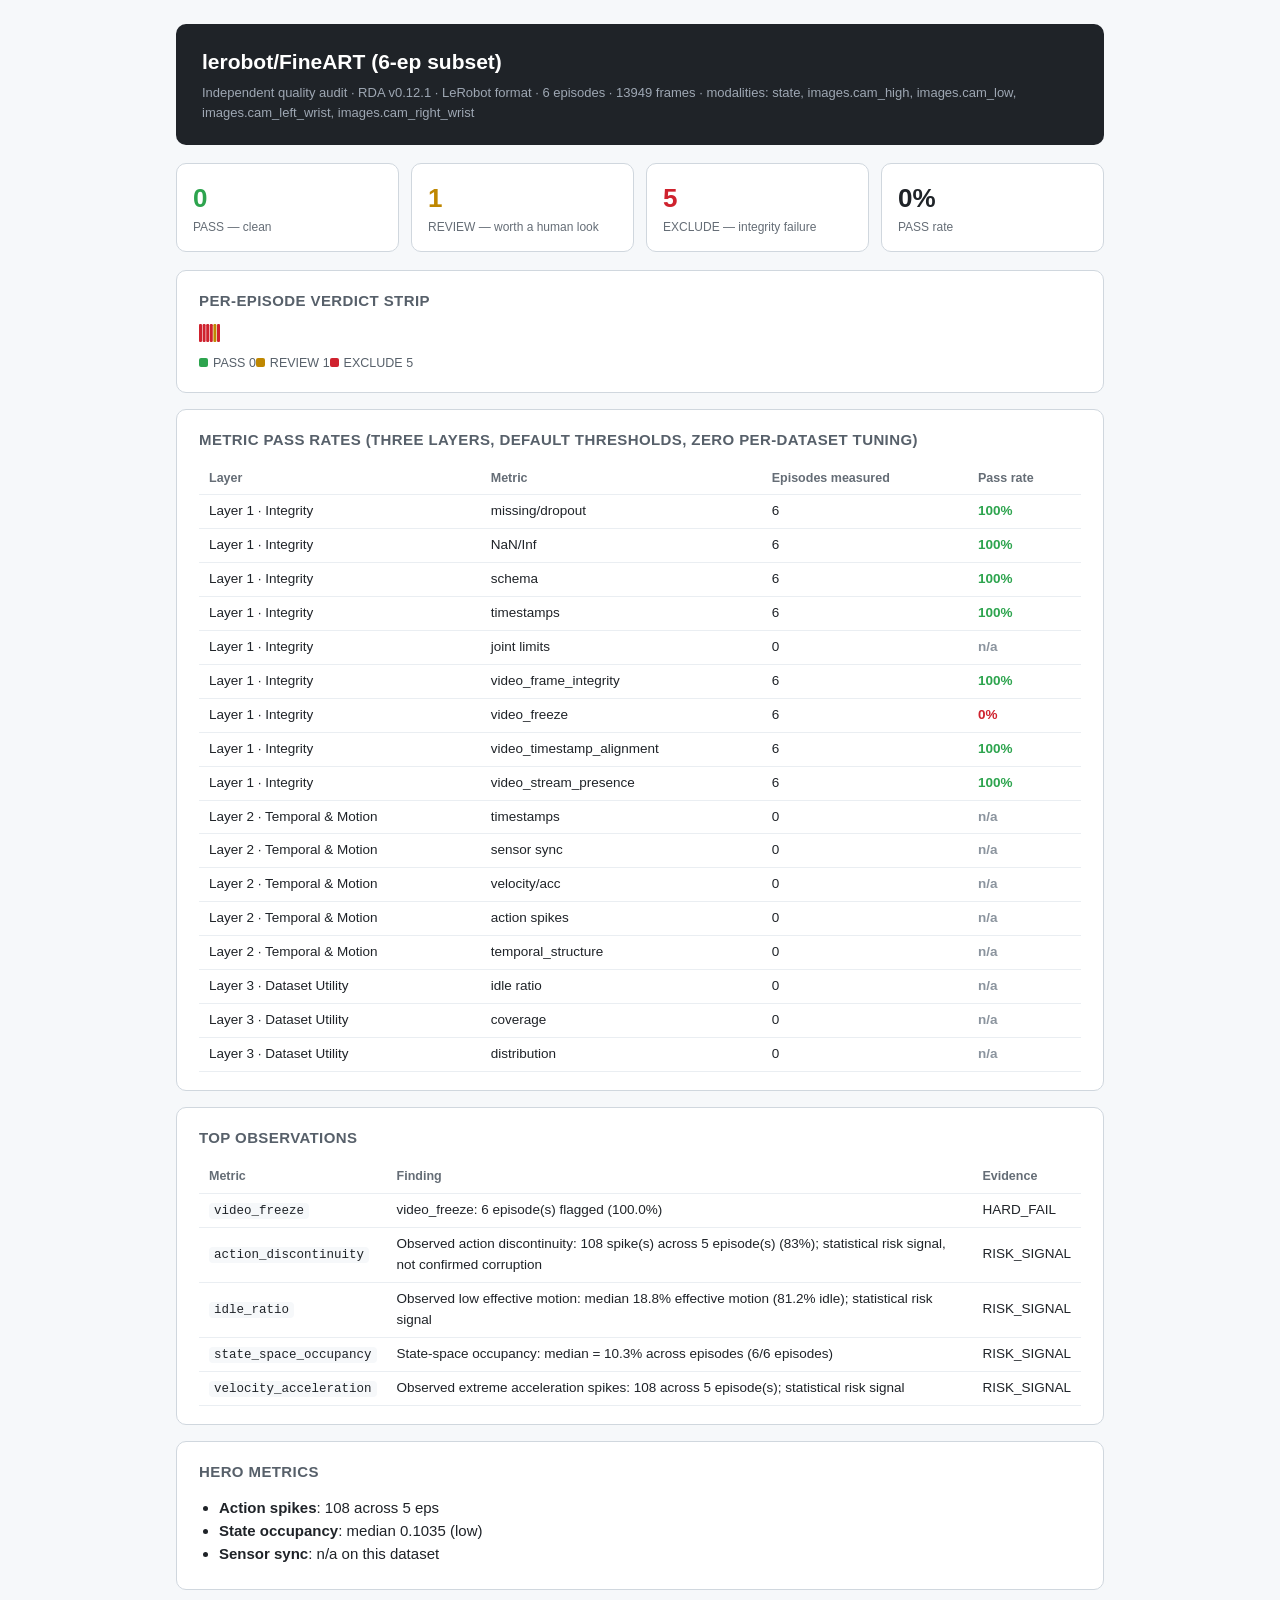
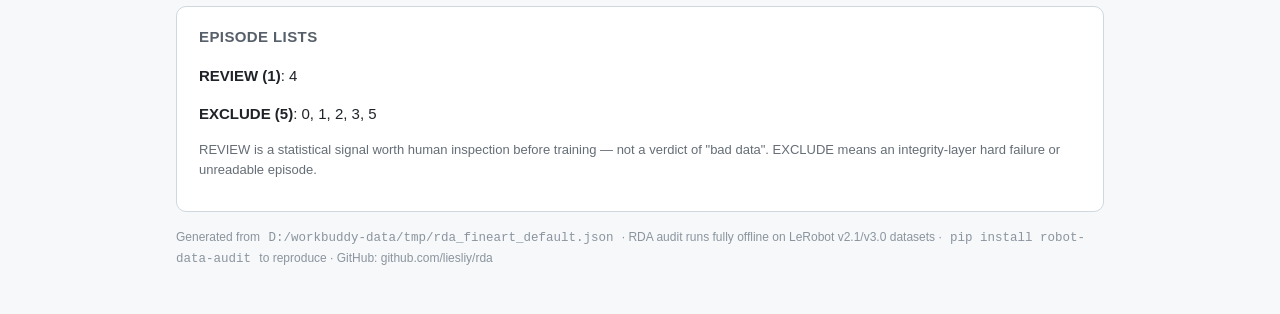
<file: evidence/fineart/rda_report_fineart_default.html>
<!DOCTYPE html>
<html lang="en">
<head>
<meta charset="utf-8">
<meta name="viewport" content="width=device-width, initial-scale=1">
<title>RDA audit · lerobot/FineART (6-ep subset)</title>
<style>
:root { color-scheme: light; }
* { box-sizing: border-box; }
body { font: 15px/1.55 -apple-system, "Segoe UI", Roboto, "PingFang SC", "Microsoft YaHei", sans-serif;
       color: #1f2328; margin: 0; background: #f6f8fa; }
.wrap { max-width: 960px; margin: 24px auto 48px; padding: 0 16px; }
header { background: #1f2328; color: #fff; border-radius: 10px; padding: 22px 26px; margin-bottom: 18px; }
header h1 { margin: 0 0 4px; font-size: 21px; }
header .sub { color: #9ea7b3; font-size: 13px; }
.cards { display: grid; grid-template-columns: repeat(auto-fit, minmax(150px, 1fr)); gap: 12px; margin-bottom: 18px; }
.card { background: #fff; border: 1px solid #d0d7de; border-radius: 10px; padding: 14px 16px; }
.card .num { font-size: 26px; font-weight: 700; }
.card .lbl { font-size: 12px; color: #656d76; }
section { background: #fff; border: 1px solid #d0d7de; border-radius: 10px; padding: 18px 22px; margin-bottom: 16px; }
h2 { font-size: 15px; margin: 0 0 12px; color: #57606a; text-transform: uppercase; letter-spacing: .4px; }
table { border-collapse: collapse; width: 100%; font-size: 13.5px; }
th, td { text-align: left; padding: 6px 10px; border-bottom: 1px solid #eaeef2; }
th { color: #656d76; font-weight: 600; font-size: 12.5px; }
.dot { display: inline-block; width: 9px; height: 9px; border-radius: 2px; margin: 0 5px 0 12px; }
.legend { font-size: 12.5px; color: #57606a; margin-top: 6px; }
.legend .dot { margin-left: 0; }
code { background: #f6f8fa; border-radius: 4px; padding: 1px 5px; font-size: 12.5px; }
.foot { color: #8b949e; font-size: 12px; margin-top: 14px; }
ul { margin: 6px 0; padding-left: 20px; }
.big { display:flex; gap:18px; align-items:baseline; flex-wrap:wrap; }
.big .v { font-size: 30px; font-weight: 700; }
</style>
</head>
<body><div class="wrap">

<header>
  <h1>lerobot/FineART (6-ep subset)</h1>
  <div class="sub">Independent quality audit · RDA v0.12.1 · LeRobot format · 6 episodes · 13949 frames · modalities: state, images.cam_high, images.cam_low, images.cam_left_wrist, images.cam_right_wrist</div>
</header>

<div class="cards">
  <div class="card"><div class="num" style="color:#2da44e">0</div><div class="lbl">PASS — clean</div></div>
  <div class="card"><div class="num" style="color:#bf8700">1</div><div class="lbl">REVIEW — worth a human look</div></div>
  <div class="card"><div class="num" style="color:#cf222e">5</div><div class="lbl">EXCLUDE — integrity failure</div></div>
  <div class="card"><div class="num">0%</div><div class="lbl">PASS rate</div></div>
</div>

<section>
  <h2>Per-episode verdict strip</h2>
  <svg width="100%" height="18" viewBox="0 0 22 14" preserveAspectRatio="none" style="max-width:22px"><rect x="0.0" y="0" width="3.0" height="14" rx="1" fill="#cf222e"><title>ep 0 · EXCLUDE</title></rect><rect x="3.6" y="0" width="3.0" height="14" rx="1" fill="#cf222e"><title>ep 1 · EXCLUDE</title></rect><rect x="7.2" y="0" width="3.0" height="14" rx="1" fill="#cf222e"><title>ep 2 · EXCLUDE</title></rect><rect x="10.8" y="0" width="3.0" height="14" rx="1" fill="#cf222e"><title>ep 3 · EXCLUDE</title></rect><rect x="14.4" y="0" width="3.0" height="14" rx="1" fill="#bf8700"><title>ep 4 · REVIEW</title></rect><rect x="18.0" y="0" width="3.0" height="14" rx="1" fill="#cf222e"><title>ep 5 · EXCLUDE</title></rect></svg><div class="legend"><span class="dot" style="background:#2da44e"></span>PASS 0<span class="dot" style="background:#bf8700"></span>REVIEW 1<span class="dot" style="background:#cf222e"></span>EXCLUDE 5</div>
</section>

<section>
  <h2>Metric pass rates (three layers, default thresholds, zero per-dataset tuning)</h2>
  <table>
    <tr><th>Layer</th><th>Metric</th><th>Episodes measured</th><th>Pass rate</th></tr>
    <tr><td>Layer 1 · Integrity</td><td>missing/dropout</td><td>6</td><td style="color:#2da44e;font-weight:600">100%</td></tr><tr><td>Layer 1 · Integrity</td><td>NaN/Inf</td><td>6</td><td style="color:#2da44e;font-weight:600">100%</td></tr><tr><td>Layer 1 · Integrity</td><td>schema</td><td>6</td><td style="color:#2da44e;font-weight:600">100%</td></tr><tr><td>Layer 1 · Integrity</td><td>timestamps</td><td>6</td><td style="color:#2da44e;font-weight:600">100%</td></tr><tr><td>Layer 1 · Integrity</td><td>joint limits</td><td>0</td><td style="color:#8b949e;font-weight:600">n/a</td></tr><tr><td>Layer 1 · Integrity</td><td>video_frame_integrity</td><td>6</td><td style="color:#2da44e;font-weight:600">100%</td></tr><tr><td>Layer 1 · Integrity</td><td>video_freeze</td><td>6</td><td style="color:#cf222e;font-weight:600">0%</td></tr><tr><td>Layer 1 · Integrity</td><td>video_timestamp_alignment</td><td>6</td><td style="color:#2da44e;font-weight:600">100%</td></tr><tr><td>Layer 1 · Integrity</td><td>video_stream_presence</td><td>6</td><td style="color:#2da44e;font-weight:600">100%</td></tr><tr><td>Layer 2 · Temporal & Motion</td><td>timestamps</td><td>0</td><td style="color:#8b949e;font-weight:600">n/a</td></tr><tr><td>Layer 2 · Temporal & Motion</td><td>sensor sync</td><td>0</td><td style="color:#8b949e;font-weight:600">n/a</td></tr><tr><td>Layer 2 · Temporal & Motion</td><td>velocity/acc</td><td>0</td><td style="color:#8b949e;font-weight:600">n/a</td></tr><tr><td>Layer 2 · Temporal & Motion</td><td>action spikes</td><td>0</td><td style="color:#8b949e;font-weight:600">n/a</td></tr><tr><td>Layer 2 · Temporal & Motion</td><td>temporal_structure</td><td>0</td><td style="color:#8b949e;font-weight:600">n/a</td></tr><tr><td>Layer 3 · Dataset Utility</td><td>idle ratio</td><td>0</td><td style="color:#8b949e;font-weight:600">n/a</td></tr><tr><td>Layer 3 · Dataset Utility</td><td>coverage</td><td>0</td><td style="color:#8b949e;font-weight:600">n/a</td></tr><tr><td>Layer 3 · Dataset Utility</td><td>distribution</td><td>0</td><td style="color:#8b949e;font-weight:600">n/a</td></tr>
  </table>
</section>

<section><h2>Top observations</h2><table><tr><th>Metric</th><th>Finding</th><th>Evidence</th></tr><tr><td><code>video_freeze</code></td><td>video_freeze: 6 episode(s) flagged (100.0%)</td><td>HARD_FAIL</td></tr><tr><td><code>action_discontinuity</code></td><td>Observed action discontinuity: 108 spike(s) across 5 episode(s) (83%); statistical risk signal, not confirmed corruption</td><td>RISK_SIGNAL</td></tr><tr><td><code>idle_ratio</code></td><td>Observed low effective motion: median 18.8% effective motion (81.2% idle); statistical risk signal</td><td>RISK_SIGNAL</td></tr><tr><td><code>state_space_occupancy</code></td><td>State-space occupancy: median = 10.3% across episodes (6/6 episodes)</td><td>RISK_SIGNAL</td></tr><tr><td><code>velocity_acceleration</code></td><td>Observed extreme acceleration spikes: 108 across 5 episode(s); statistical risk signal</td><td>RISK_SIGNAL</td></tr></table></section>

<section><h2>Hero metrics</h2><ul><li><b>Action spikes</b>: 108 across 5 eps</li><li><b>State occupancy</b>: median 0.1035 (low)</li><li><b>Sensor sync</b>: n/a on this dataset</li></ul></section>

<section>
  <h2>Episode lists</h2>
  <p><b>REVIEW (1)</b>: 4</p>
  <p><b>EXCLUDE (5)</b>: 0, 1, 2, 3, 5</p>
  <p style="color:#656d76;font-size:13px">REVIEW is a statistical signal worth human inspection before training — not a verdict of "bad data". EXCLUDE means an integrity-layer hard failure or unreadable episode.</p>
</section>

<div class="foot">Generated from <code>D:/workbuddy-data/tmp/rda_fineart_default.json</code> · RDA audit runs fully offline on LeRobot v2.1/v3.0 datasets · <code>pip install robot-data-audit</code> to reproduce · GitHub: github.com/liesliy/rda</div>

</div></body>
</html>
</file>
<file: assets/style.css>
/* ============================================================
   Robot Dataset Audits — stylesheet
   Single stylesheet shared by the ledger index and each report.
   ============================================================ */

:root {
  --ink:          #16191d;
  --ink-soft:     #3d454f;
  --muted:        #6b7480;
  --faint:        #8d949e;
  --rule:         #e2e5e9;
  --rule-strong:  #c9ced5;
  --bg:           #ffffff;
  --bg-alt:       #f7f8fa;
  --bg-code:      #f4f5f7;

  --accent:       #1f3f6e;
  --accent-soft:  #eef2f8;

  --pass:         #1a6b46;
  --pass-bg:      #e8f4ed;
  --warn:         #8a5a00;
  --warn-bg:      #fdf3e0;
  --fail:         #9b2c2c;
  --fail-bg:      #fbeceb;
  --na:           #5d6570;
  --na-bg:        #eef0f2;

  --mono: ui-monospace, "SF Mono", "Cascadia Mono", "JetBrains Mono", Menlo, Consolas, monospace;
  --sans: -apple-system, BlinkMacSystemFont, "Segoe UI", "Inter", "Helvetica Neue", Arial, "PingFang SC", "Microsoft YaHei", sans-serif;

  --measure: 74ch;
}

@media (prefers-color-scheme: dark) {
  :root {
    --ink:          #e8eaed;
    --ink-soft:     #c3c8cf;
    --muted:        #949ba5;
    --faint:        #767d87;
    --rule:         #2b3037;
    --rule-strong:  #3a4048;
    --bg:           #121417;
    --bg-alt:       #191c21;
    --bg-code:      #1b1f24;

    --accent:       #8fb2e8;
    --accent-soft:  #1b2430;

    --pass:         #6dc79a;
    --pass-bg:      #16281f;
    --warn:         #e0b263;
    --warn-bg:      #2a2216;
    --fail:         #e88b84;
    --fail-bg:      #2b1a19;
    --na:           #98a0ab;
    --na-bg:        #1e2126;
  }
}

* { box-sizing: border-box; }

html {
  -webkit-text-size-adjust: 100%;
  scroll-behavior: smooth;
}

body {
  margin: 0;
  padding: 0;
  background: var(--bg);
  color: var(--ink);
  font-family: var(--sans);
  font-size: 16px;
  line-height: 1.65;
  -webkit-font-smoothing: antialiased;
  text-rendering: optimizeLegibility;
}

/* ---------- layout ---------- */

.wrap {
  max-width: 1040px;
  margin: 0 auto;
  padding: 0 28px 96px;
}

.col {
  max-width: var(--measure);
}

header.site {
  border-bottom: 1px solid var(--rule);
  margin-bottom: 56px;
  padding: 22px 0 18px;
}

header.site .wrap {
  padding-bottom: 0;
  display: flex;
  align-items: baseline;
  justify-content: space-between;
  gap: 24px;
  flex-wrap: wrap;
}

.brand {
  font-family: var(--mono);
  font-size: 13px;
  letter-spacing: 0.06em;
  text-transform: uppercase;
  color: var(--ink);
  text-decoration: none;
  font-weight: 600;
}

.brand span { color: var(--faint); font-weight: 400; }

nav.site a {
  font-size: 13.5px;
  color: var(--muted);
  text-decoration: none;
  margin-left: 20px;
  font-family: var(--mono);
}

nav.site a:hover { color: var(--accent); }

/* ---------- type ---------- */

h1 {
  font-size: 34px;
  line-height: 1.22;
  letter-spacing: -0.018em;
  font-weight: 650;
  margin: 0 0 14px;
}

h1.report-title { font-size: 30px; }

h2 {
  font-size: 20px;
  line-height: 1.35;
  letter-spacing: -0.008em;
  font-weight: 640;
  margin: 56px 0 16px;
  padding-top: 18px;
  border-top: 1px solid var(--rule);
}

h2 .num {
  font-family: var(--mono);
  font-size: 13px;
  color: var(--faint);
  font-weight: 400;
  margin-right: 10px;
  letter-spacing: 0;
}

h3 {
  font-size: 16px;
  font-weight: 640;
  margin: 32px 0 10px;
  letter-spacing: -0.004em;
}

p { margin: 0 0 16px; }

p.lede {
  font-size: 18px;
  line-height: 1.6;
  color: var(--ink-soft);
  margin-bottom: 28px;
}

a { color: var(--accent); text-decoration-thickness: 1px; text-underline-offset: 2px; }
a:hover { text-decoration: none; }

strong { font-weight: 640; }

em { font-style: italic; }

code {
  font-family: var(--mono);
  font-size: 0.875em;
  background: var(--bg-code);
  padding: 0.12em 0.36em;
  border-radius: 3px;
  border: 1px solid var(--rule);
}

pre {
  background: var(--bg-code);
  border: 1px solid var(--rule);
  border-radius: 6px;
  padding: 16px 18px;
  overflow-x: auto;
  font-size: 13px;
  line-height: 1.6;
  margin: 0 0 20px;
}

pre code {
  background: none;
  border: 0;
  padding: 0;
  font-size: 13px;
}

pre .c { color: var(--faint); }

/* ---------- meta block ---------- */

.meta {
  border: 1px solid var(--rule);
  border-radius: 8px;
  padding: 6px 20px;
  margin: 0 0 36px;
  background: var(--bg-alt);
}

.meta dl {
  display: grid;
  grid-template-columns: 148px 1fr;
  gap: 0;
  margin: 0;
}

.meta dt {
  font-family: var(--mono);
  font-size: 12px;
  letter-spacing: 0.03em;
  text-transform: uppercase;
  color: var(--faint);
  padding: 9px 0;
  border-top: 1px solid var(--rule);
}

.meta dd {
  margin: 0;
  padding: 9px 0;
  font-size: 14.5px;
  border-top: 1px solid var(--rule);
  color: var(--ink-soft);
}

.meta dt:first-of-type, .meta dd:first-of-type { border-top: 0; }

/* ---------- disclosure ---------- */

.disclosure {
  border-left: 3px solid var(--accent);
  background: var(--accent-soft);
  padding: 14px 18px;
  margin: 0 0 32px;
  font-size: 14.5px;
  line-height: 1.6;
  color: var(--ink-soft);
  border-radius: 0 6px 6px 0;
}

.disclosure b { color: var(--ink); }

/* ---------- tables ---------- */

.table-scroll {
  overflow-x: auto;
  margin: 0 0 22px;
  border: 1px solid var(--rule);
  border-radius: 8px;
}

table {
  width: 100%;
  border-collapse: collapse;
  font-size: 14px;
  font-variant-numeric: tabular-nums;
  background: var(--bg);
}

thead th {
  text-align: left;
  font-family: var(--mono);
  font-size: 11.5px;
  letter-spacing: 0.05em;
  text-transform: uppercase;
  color: var(--faint);
  font-weight: 500;
  padding: 11px 14px;
  border-bottom: 1px solid var(--rule-strong);
  background: var(--bg-alt);
  white-space: nowrap;
}

tbody td {
  padding: 11px 14px;
  border-bottom: 1px solid var(--rule);
  vertical-align: top;
  color: var(--ink-soft);
}

tbody tr:last-child td { border-bottom: 0; }

tbody tr:hover td { background: var(--bg-alt); }

td.num, th.num { text-align: right; font-family: var(--mono); font-size: 13px; }

td strong { color: var(--ink); }

/* ---------- status pills ---------- */

.pill {
  display: inline-block;
  font-family: var(--mono);
  font-size: 11.5px;
  letter-spacing: 0.03em;
  padding: 2px 8px;
  border-radius: 20px;
  white-space: nowrap;
  font-weight: 500;
}

.pill.pass { color: var(--pass); background: var(--pass-bg); }
.pill.warn { color: var(--warn); background: var(--warn-bg); }
.pill.fail { color: var(--fail); background: var(--fail-bg); }
.pill.na   { color: var(--na);   background: var(--na-bg); }

/* ---------- callouts ---------- */

.note {
  border: 1px solid var(--rule);
  border-radius: 8px;
  padding: 18px 20px;
  margin: 0 0 24px;
  background: var(--bg-alt);
  font-size: 14.5px;
  line-height: 1.6;
}

.note > :last-child { margin-bottom: 0; }

.note .label {
  display: block;
  font-family: var(--mono);
  font-size: 11.5px;
  letter-spacing: 0.06em;
  text-transform: uppercase;
  color: var(--faint);
  margin-bottom: 8px;
}

.note.correction {
  border-left: 3px solid var(--warn);
  background: var(--warn-bg);
}

.note.correction .label { color: var(--warn); }

/* ---------- verdict banner ---------- */

.verdict {
  border: 1px solid var(--rule-strong);
  border-radius: 10px;
  padding: 24px 26px;
  margin: 0 0 40px;
  background: var(--bg-alt);
}

.verdict .top {
  display: flex;
  align-items: center;
  gap: 12px;
  margin-bottom: 12px;
  flex-wrap: wrap;
}

.verdict h2 {
  border: 0;
  padding: 0;
  margin: 0;
  font-size: 15px;
  font-weight: 600;
  color: var(--muted);
  font-family: var(--mono);
  text-transform: uppercase;
  letter-spacing: 0.05em;
}

.verdict p {
  margin: 0 0 12px;
  font-size: 16px;
  line-height: 1.6;
}

.verdict p:last-child { margin-bottom: 0; }

/* ---------- ledger index ---------- */

.grid-cards {
  display: grid;
  grid-template-columns: repeat(auto-fit, minmax(280px, 1fr));
  gap: 16px;
  margin: 0 0 28px;
}

.card {
  border: 1px solid var(--rule);
  border-radius: 8px;
  padding: 18px 20px;
  background: var(--bg);
}

.card h3 {
  margin: 0 0 8px;
  font-size: 15px;
}

.card p {
  font-size: 14px;
  color: var(--muted);
  margin: 0;
  line-height: 1.55;
}

.card .kicker {
  font-family: var(--mono);
  font-size: 11px;
  letter-spacing: 0.06em;
  text-transform: uppercase;
  color: var(--faint);
  display: block;
  margin-bottom: 10px;
}

/* ---------- dataset row link ---------- */

a.row-link {
  color: var(--ink);
  font-weight: 600;
  text-decoration: none;
  border-bottom: 1px solid var(--rule-strong);
}

a.row-link:hover { border-bottom-color: var(--accent); color: var(--accent); }

/* ---------- footer ---------- */

footer.site {
  border-top: 1px solid var(--rule);
  margin-top: 64px;
  padding: 22px 0 0;
  font-size: 13px;
  color: var(--faint);
  display: flex;
  justify-content: space-between;
  gap: 20px;
  flex-wrap: wrap;
  font-family: var(--mono);
}

footer.site a { color: var(--muted); text-decoration: none; }
footer.site a:hover { color: var(--accent); }

/* ---------- misc ---------- */

ul, ol { margin: 0 0 18px; padding-left: 22px; }
li { margin-bottom: 7px; }

hr { border: 0; border-top: 1px solid var(--rule); margin: 40px 0; }

.kv {
  font-family: var(--mono);
  font-size: 13.5px;
  color: var(--ink-soft);
}

.small { font-size: 13.5px; color: var(--muted); }

.print-only { display: none; }

@media (max-width: 720px) {
  .wrap { padding: 0 18px 64px; }
  h1 { font-size: 27px; }
  h1.report-title { font-size: 25px; }
  h2 { margin-top: 44px; }
  .meta dl { grid-template-columns: 1fr; }
  .meta dt { border-top: 1px solid var(--rule); padding-bottom: 0; }
  .meta dd { padding-top: 2px; }
  header.site .wrap { padding-bottom: 0; }
}

@media print {
  header.site, footer.site, nav.site { display: none; }
  body { font-size: 11pt; }
  h2 { page-break-after: avoid; }
  .table-scroll { border: 0; }
  table { font-size: 9.5pt; }
  a { color: var(--ink); text-decoration: none; }
}
</file>
